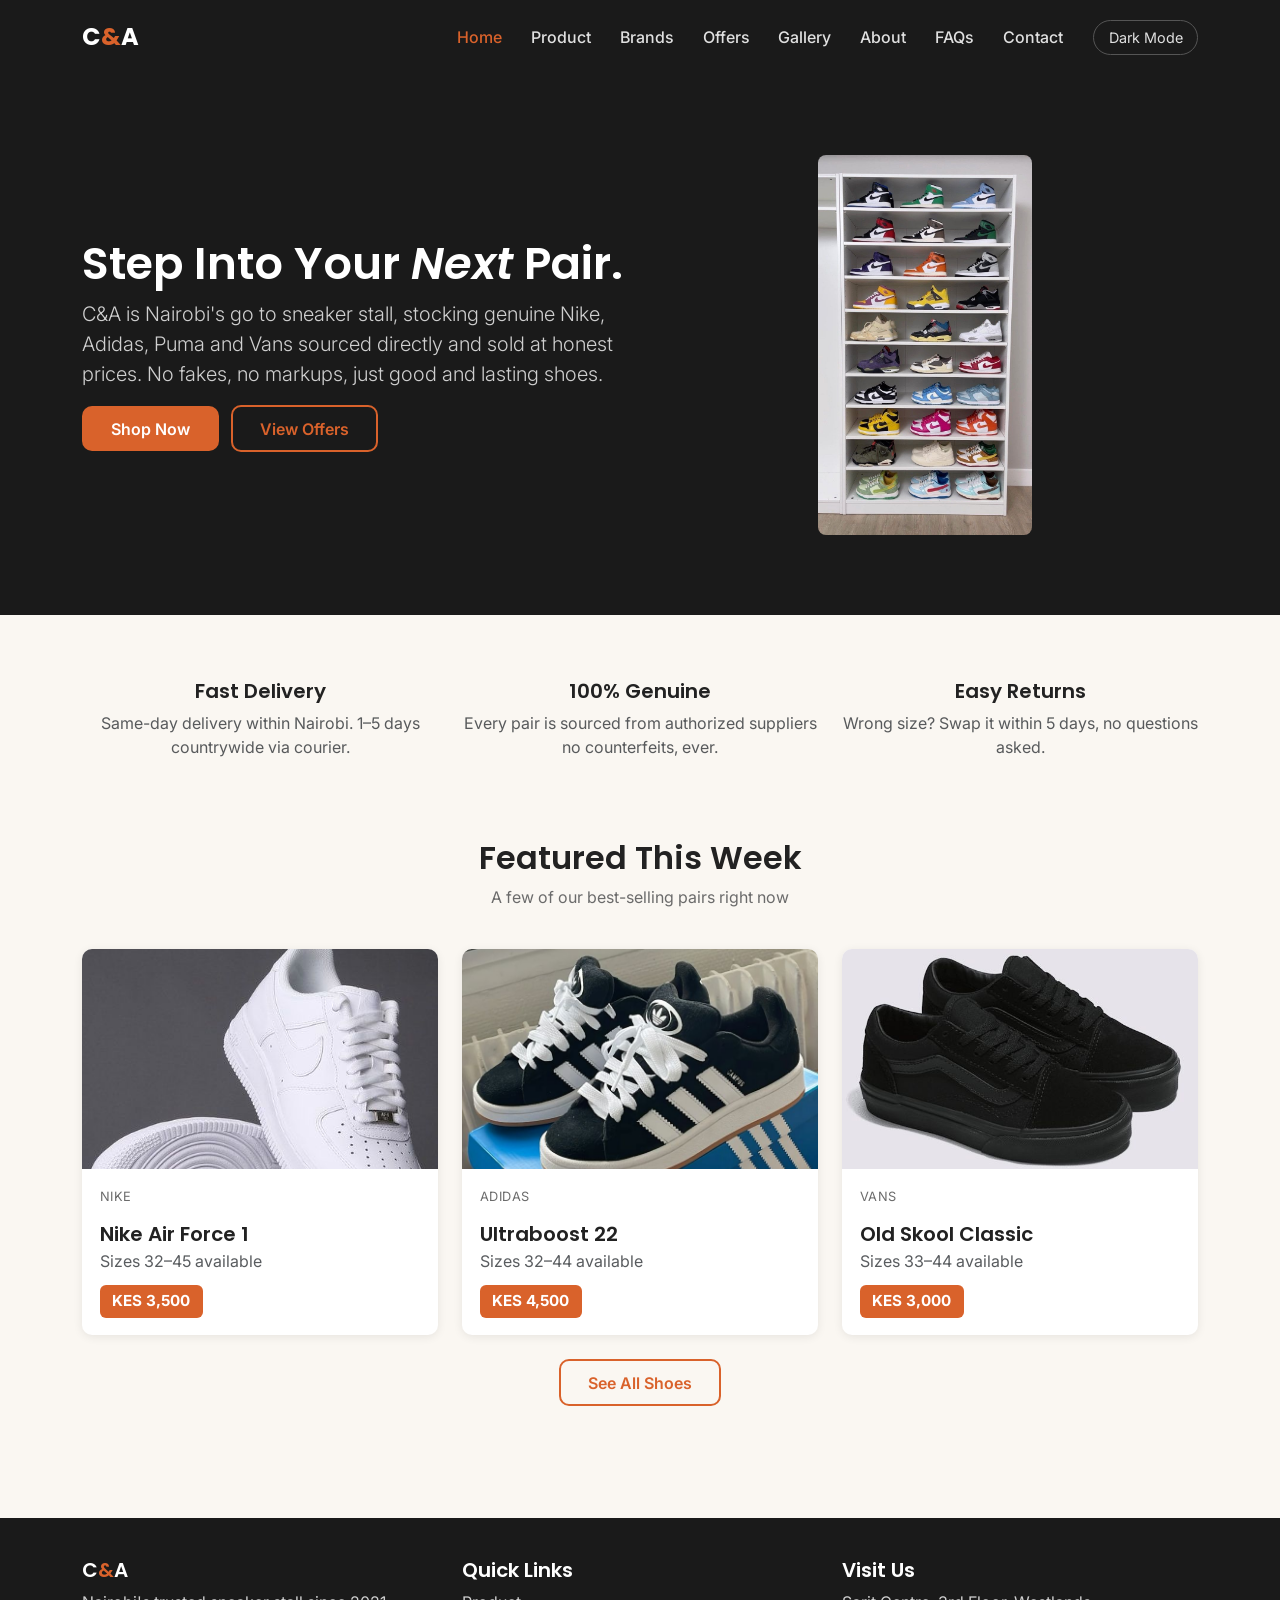
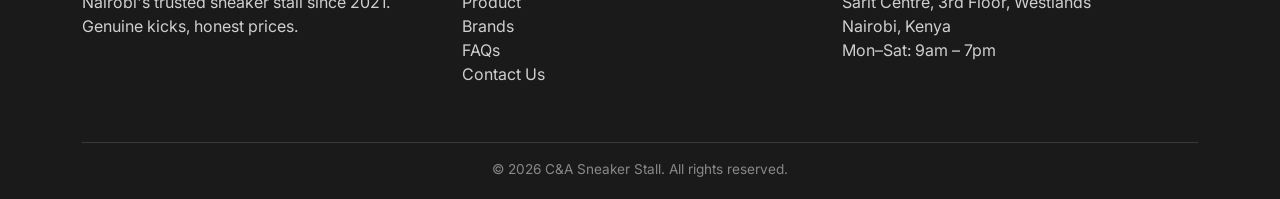
<file: index.html>
<!DOCTYPE html>
<html lang="en">
<head>
  <meta charset="UTF-8">
  <meta name="viewport" content="width=device-width, initial-scale=1.0">
  <meta name="description" content="C&A is a Nairobi-based sneaker stall offering genuine shoes at fair prices.">
  <title>C&amp;A | Nairobi's Sneaker Stall</title>
  <link href="https://cdn.jsdelivr.net/npm/bootstrap@5.3.3/dist/css/bootstrap.min.css" rel="stylesheet">
  <link rel="preconnect" href="https://fonts.googleapis.com">
  <link href="https://fonts.googleapis.com/css2?family=Inter:wght@400;500;600&family=Poppins:wght@600;700&display=swap" rel="stylesheet">
  <link rel="stylesheet" href="style.css">
</head>
<body>

  <a href="#main-content" class="visually-hidden-focusable">Skip to main content</a>

  <nav class="navbar navbar-expand-lg navbar-soleva navbar-dark sticky-top" role="navigation" aria-label="Main navigation">
    <div class="container">
      <a class="navbar-brand" href="index.html" aria-label="C&A Home">C<span>&amp;</span>A</a>
      <button class="navbar-toggler" type="button" data-bs-toggle="collapse" data-bs-target="#navMenu"
        aria-controls="navMenu" aria-expanded="false" aria-label="Toggle navigation">
        <span class="navbar-toggler-icon"></span>
      </button>
      <div class="collapse navbar-collapse" id="navMenu">
        <ul class="navbar-nav ms-auto align-items-lg-center">
          <li class="nav-item"><a class="nav-link active" href="index.html" aria-current="page">Home</a></li>
          <li class="nav-item"><a class="nav-link" href="product.html">Product</a></li>
          <li class="nav-item"><a class="nav-link" href="brands.html">Brands</a></li>
          <li class="nav-item"><a class="nav-link" href="offers.html">Offers</a></li>
          <li class="nav-item"><a class="nav-link" href="gallery.html">Gallery</a></li>
          <li class="nav-item"><a class="nav-link" href="about.html">About</a></li>
          <li class="nav-item"><a class="nav-link" href="faqs.html">FAQs</a></li>
          <li class="nav-item"><a class="nav-link" href="contact.html">Contact</a></li>
          <li class="nav-item ms-lg-3 mt-2 mt-lg-0">
            <button id="themeToggleBtn" class="theme-toggle-btn" aria-label="Toggle dark mode">Dark Mode</button>
          </li>
        </ul>
      </div>
    </div>
  </nav>

  <main id="main-content">
    <header class="hero" role="banner">
      <div class="container">
        <div class="row align-items-center">
          <div class="col-lg-6">
            <h1>Step Into Your <em>Next</em> Pair.</h1>
            <p class="lead">C&amp;A is Nairobi's go to sneaker stall, stocking genuine Nike, Adidas, Puma and Vans 
              sourced directly and sold at honest prices. No fakes, no markups, just good and lasting shoes.</p>
            <a href="product.html" class="btn btn-accent me-2">Shop Now</a>
            <a href="offers.html" class="btn btn-outline-accent">View Offers</a>
          </div>
          <div class="col-lg-6 mt-4 mt-lg-0 text-center">
            <img src="images/hero.jpg" alt="Pair of white Nike sneakers displayed at the C&amp;A stall"
              class="img-fluid rounded-3" style="max-height:380px; object-fit:cover;">
          </div>
        </div>
      </div>
    </header>

    <section class="section pb-0" aria-label="Key benefits">
      <div class="container">
        <div class="row text-center g-4">
          <div class="col-md-4">
            <h5>Fast Delivery</h5>
            <p class="text-muted">Same-day delivery within Nairobi. 1–5 days countrywide via courier.</p>
          </div>
          <div class="col-md-4">
            <h5>100% Genuine</h5>
            <p class="text-muted">Every pair is sourced from authorized suppliers no counterfeits, ever.</p>
          </div>
          <div class="col-md-4">
            <h5>Easy Returns</h5>
            <p class="text-muted">Wrong size? Swap it within 5 days, no questions asked.</p>
          </div>
        </div>
      </div>
    </section>

    <section class="section" aria-labelledby="featured-heading">
      <div class="container">
        <div class="section-title">
          <h2 id="featured-heading">Featured This Week</h2>
          <p>A few of our best-selling pairs right now</p>
        </div>
        <div class="row g-4">
          <div class="col-md-4">
            <article class="shoe-card">
              <img src="images/nike-airforce.jpg" alt="Nike Air Force 1 in white">
              <div class="shoe-card-body">
                <p class="shoe-brand-label">Nike</p>
                <h5>Nike Air Force 1</h5>
                <p class="text-muted mb-1">Sizes 32–45 available</p>
                <span class="price-tag">KES 3,500</span>
              </div>
            </article>
          </div>
          <div class="col-md-4">
            <article class="shoe-card">
              <img src="images/adidas.jpg" alt="Adidas Ultraboost 22 running shoe in black">
              <div class="shoe-card-body">
                <p class="shoe-brand-label">Adidas</p>
                <h5>Ultraboost 22</h5>
                <p class="text-muted mb-1">Sizes 32–44 available</p>
                <span class="price-tag">KES 4,500</span>
              </div>
            </article>
          </div>
          <div class="col-md-4">
            <article class="shoe-card">
              <img src="images/vans.jpg" alt="Classic Vans Old Skool in black and white">
              <div class="shoe-card-body">
                <p class="shoe-brand-label">Vans</p>
                <h5>Old Skool Classic</h5>
                <p class="text-muted mb-1">Sizes 33–44 available</p>
                <span class="price-tag">KES 3,000</span>
              </div>
            </article>
          </div>
        </div>
        <div class="text-center mt-4">
          <a href="product.html" class="btn btn-outline-accent">See All Shoes</a>
        </div>
      </div>
    </section>
  </main>

  <footer class="footer-soleva" role="contentinfo">
    <div class="container">
      <div class="row">
        <div class="col-md-4 mb-3">
          <h5>C<span style="color:var(--color-accent)">&amp;</span>A</h5>
          <p>Nairobi's trusted sneaker stall since 2021. Genuine kicks, honest prices.</p>
        </div>
        <div class="col-md-4 mb-3">
          <h5>Quick Links</h5>
          <ul class="list-unstyled">
            <li><a href="product.html">Product</a></li>
            <li><a href="brands.html">Brands</a></li>
            <li><a href="faqs.html">FAQs</a></li>
            <li><a href="contact.html">Contact Us</a></li>
          </ul>
        </div>
        <div class="col-md-4 mb-3">
          <h5>Visit Us</h5>
          <p>Sarit Centre, 3rd Floor, Westlands<br>Nairobi, Kenya<br>Mon–Sat: 9am – 7pm</p>
        </div>
      </div>
      <div class="footer-bottom">
        &copy; 2026 C&amp;A Sneaker Stall. All rights reserved.
      </div>
    </div>
  </footer>

  <button id="backToTop" aria-label="Back to top">&#8679;</button>

  <script src="https://cdn.jsdelivr.net/npm/bootstrap@5.3.3/dist/js/bootstrap.bundle.min.js"></script>
  <script src="script.js"></script>
</body>
</html>
</file>
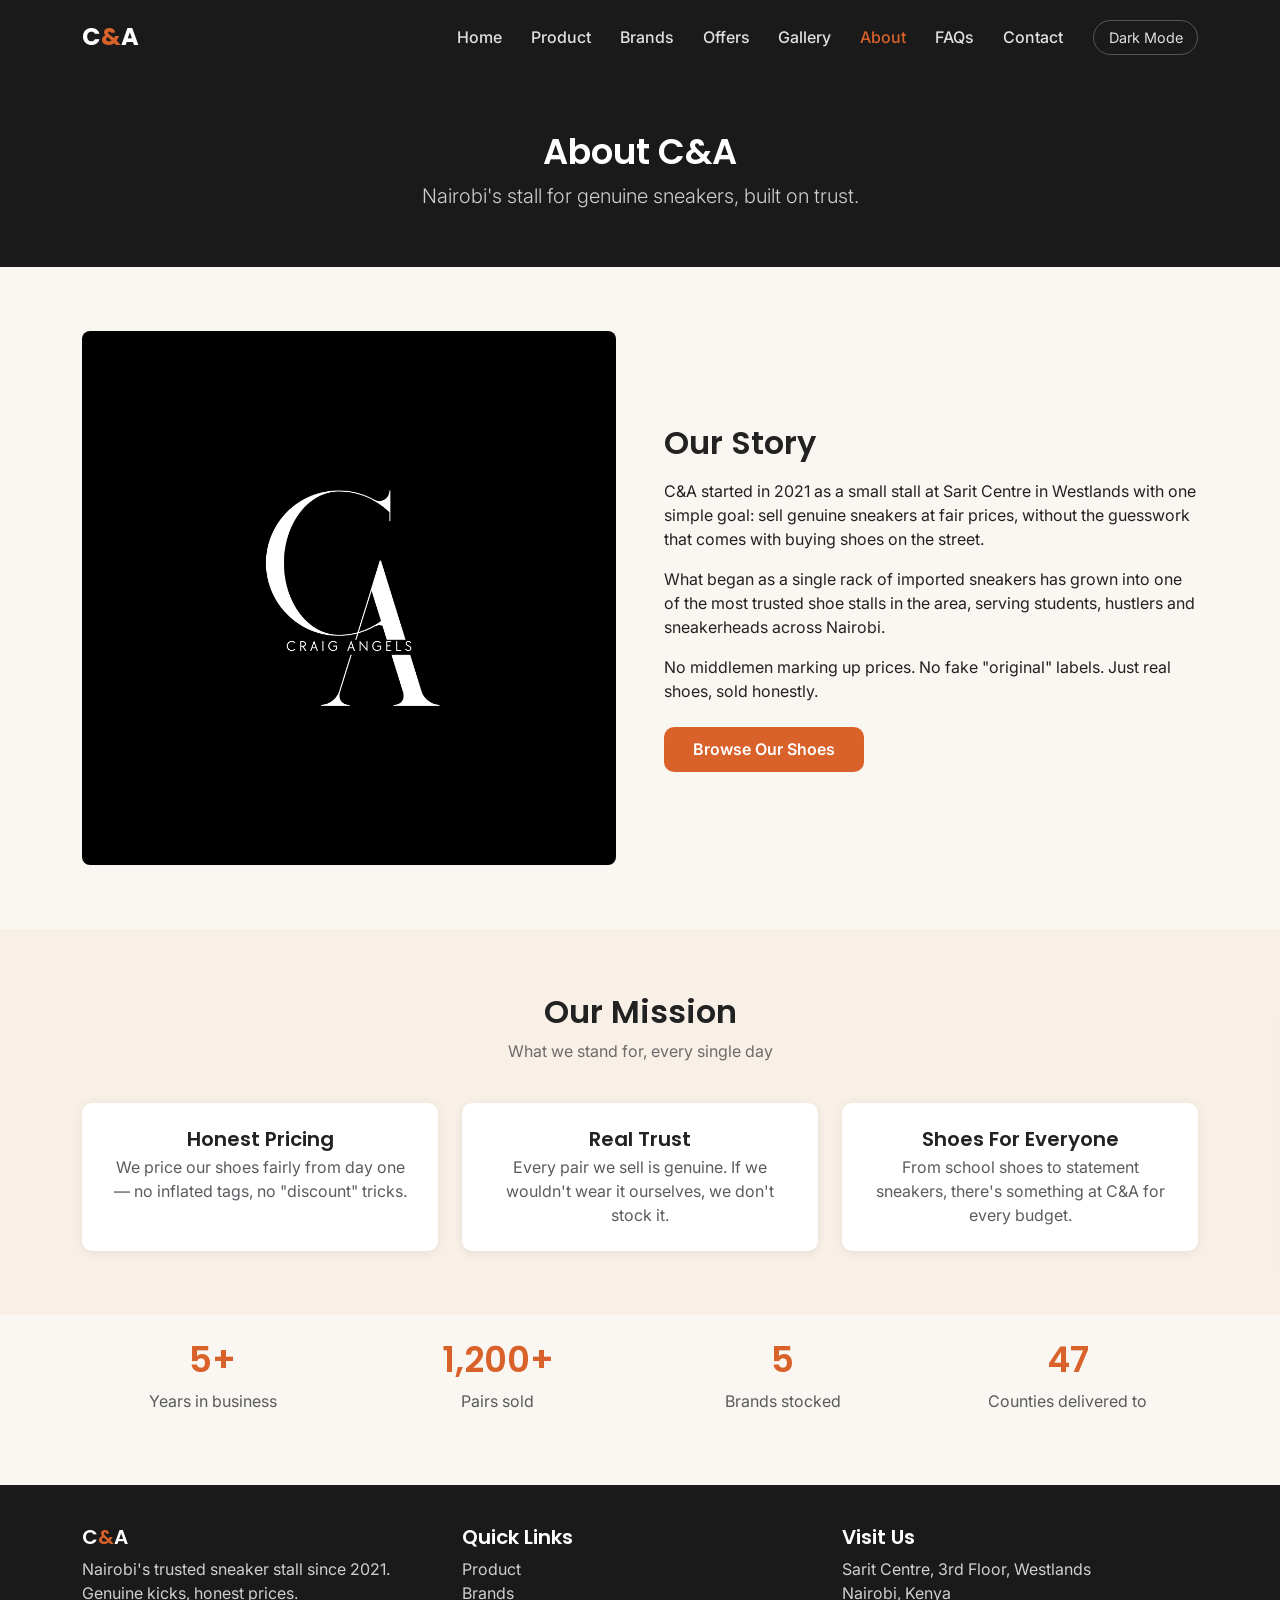
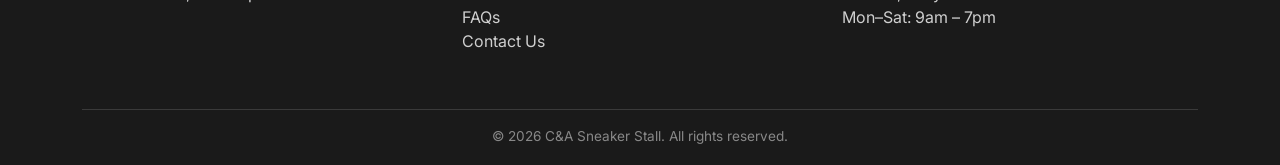
<file: about.html>
<!DOCTYPE html>
<html lang="en">
<head>
  <meta charset="UTF-8">
  <meta name="viewport" content="width=device-width, initial-scale=1.0">
  <meta name="description" content="About C&A sneaker stall — Nairobi's trusted source for genuine sneakers since 2021.">
  <title>C&amp;A | About Us</title>
  <link href="https://cdn.jsdelivr.net/npm/bootstrap@5.3.3/dist/css/bootstrap.min.css" rel="stylesheet">
  <link rel="preconnect" href="https://fonts.googleapis.com">
  <link href="https://fonts.googleapis.com/css2?family=Inter:wght@400;500;600&family=Poppins:wght@600;700&display=swap" rel="stylesheet">
  <link rel="stylesheet" href="style.css">
</head>
<body>

  <a href="#main-content" class="visually-hidden-focusable">Skip to main content</a>

  <nav class="navbar navbar-expand-lg navbar-soleva navbar-dark sticky-top" role="navigation" aria-label="Main navigation">
    <div class="container">
      <a class="navbar-brand" href="index.html" aria-label="C&A Home">C<span>&amp;</span>A</a>
      <button class="navbar-toggler" type="button" data-bs-toggle="collapse" data-bs-target="#navMenu"
        aria-controls="navMenu" aria-expanded="false" aria-label="Toggle navigation">
        <span class="navbar-toggler-icon"></span>
      </button>
      <div class="collapse navbar-collapse" id="navMenu">
        <ul class="navbar-nav ms-auto align-items-lg-center">
          <li class="nav-item"><a class="nav-link" href="index.html">Home</a></li>
          <li class="nav-item"><a class="nav-link" href="product.html">Product</a></li>
          <li class="nav-item"><a class="nav-link" href="brands.html">Brands</a></li>
          <li class="nav-item"><a class="nav-link" href="offers.html">Offers</a></li>
          <li class="nav-item"><a class="nav-link" href="gallery.html">Gallery</a></li>
          <li class="nav-item"><a class="nav-link active" href="about.html" aria-current="page">About</a></li>
          <li class="nav-item"><a class="nav-link" href="faqs.html">FAQs</a></li>
          <li class="nav-item"><a class="nav-link" href="contact.html">Contact</a></li>
          <li class="nav-item ms-lg-3 mt-2 mt-lg-0">
            <button id="themeToggleBtn" class="theme-toggle-btn" aria-label="Toggle dark mode">Dark Mode</button>
          </li>
        </ul>
      </div>
    </div>
  </nav>

  <main id="main-content">
    <header class="hero" style="padding: 3.5rem 0;">
      <div class="container text-center">
        <h1 style="font-size:2.2rem;">About C&amp;A</h1>
        <p class="lead mb-0">Nairobi's stall for genuine sneakers, built on trust.</p>
      </div>
    </header>

    <section class="section" aria-labelledby="story-heading">
      <div class="container">
        <div class="row align-items-center g-5">
          <div class="col-lg-6">
            <img src="images/logo.jpg.jpeg" alt="C&amp;A shoe stall at Sarit Centre Westlands" class="img-fluid rounded-3">
          </div>
          <div class="col-lg-6">
            <h2 id="story-heading" class="mb-3">Our Story</h2>
            <p>C&amp;A started in 2021 as a small stall at Sarit Centre in Westlands with one simple goal: sell genuine sneakers at fair prices, without the guesswork that comes with buying shoes on the street.</p>
            <p>What began as a single rack of imported sneakers has grown into one of the most trusted shoe stalls in the area, serving students, hustlers and sneakerheads across Nairobi.</p>
            <p>No middlemen marking up prices. No fake "original" labels. Just real shoes, sold honestly.</p>
            <a href="product.html" class="btn btn-accent mt-2">Browse Our Shoes</a>
          </div>
        </div>
      </div>
    </section>

    <section class="section" style="background-color: rgba(217,98,43,0.06);" aria-labelledby="mission-heading">
      <div class="container">
        <div class="section-title">
          <h2 id="mission-heading">Our Mission</h2>
          <p>What we stand for, every single day</p>
        </div>
        <div class="row g-4">
          <div class="col-md-4">
            <div class="shoe-card shoe-card-body text-center p-4">
              <h5>Honest Pricing</h5>
              <p class="text-muted mb-0">We price our shoes fairly from day one — no inflated tags, no "discount" tricks.</p>
            </div>
          </div>
          <div class="col-md-4">
            <div class="shoe-card shoe-card-body text-center p-4">
              <h5>Real Trust</h5>
              <p class="text-muted mb-0">Every pair we sell is genuine. If we wouldn't wear it ourselves, we don't stock it.</p>
            </div>
          </div>
          <div class="col-md-4">
            <div class="shoe-card shoe-card-body text-center p-4">
              <h5>Shoes For Everyone</h5>
              <p class="text-muted mb-0">From school shoes to statement sneakers, there's something at C&amp;A for every budget.</p>
            </div>
          </div>
        </div>
      </div>
    </section>

    <section class="section pb-4 pt-4" aria-label="Key statistics">
      <div class="container">
        <div class="row text-center g-4">
          <div class="col-6 col-md-3">
            <h3 style="color:var(--color-accent); font-size:2.2rem;">5+</h3>
            <p class="text-muted mb-0">Years in business</p>
          </div>
          <div class="col-6 col-md-3">
            <h3 style="color:var(--color-accent); font-size:2.2rem;">1,200+</h3>
            <p class="text-muted mb-0">Pairs sold</p>
          </div>
          <div class="col-6 col-md-3">
            <h3 style="color:var(--color-accent); font-size:2.2rem;">5</h3>
            <p class="text-muted mb-0">Brands stocked</p>
          </div>
          <div class="col-6 col-md-3">
            <h3 style="color:var(--color-accent); font-size:2.2rem;">47</h3>
            <p class="text-muted mb-0">Counties delivered to</p>
          </div>
        </div>
      </div>
    </section>
  </main>

  <footer class="footer-soleva" role="contentinfo">
    <div class="container">
      <div class="row">
        <div class="col-md-4 mb-3">
          <h5>C<span style="color:var(--color-accent)">&amp;</span>A</h5>
          <p>Nairobi's trusted sneaker stall since 2021. Genuine kicks, honest prices.</p>
        </div>
        <div class="col-md-4 mb-3">
          <h5>Quick Links</h5>
          <ul class="list-unstyled">
            <li><a href="product.html">Product</a></li>
            <li><a href="brands.html">Brands</a></li>
            <li><a href="faqs.html">FAQs</a></li>
            <li><a href="contact.html">Contact Us</a></li>
          </ul>
        </div>
        <div class="col-md-4 mb-3">
          <h5>Visit Us</h5>
          <p>Sarit Centre, 3rd Floor, Westlands<br>Nairobi, Kenya<br>Mon–Sat: 9am – 7pm</p>
        </div>
      </div>
      <div class="footer-bottom">
        &copy; 2026 C&amp;A Sneaker Stall. All rights reserved.
      </div>
    </div>
  </footer>

  <button id="backToTop" aria-label="Back to top">&#8679;</button>
  <script src="https://cdn.jsdelivr.net/npm/bootstrap@5.3.3/dist/js/bootstrap.bundle.min.js"></script>
  <script src="script.js"></script>
</body>
</html>
</file>
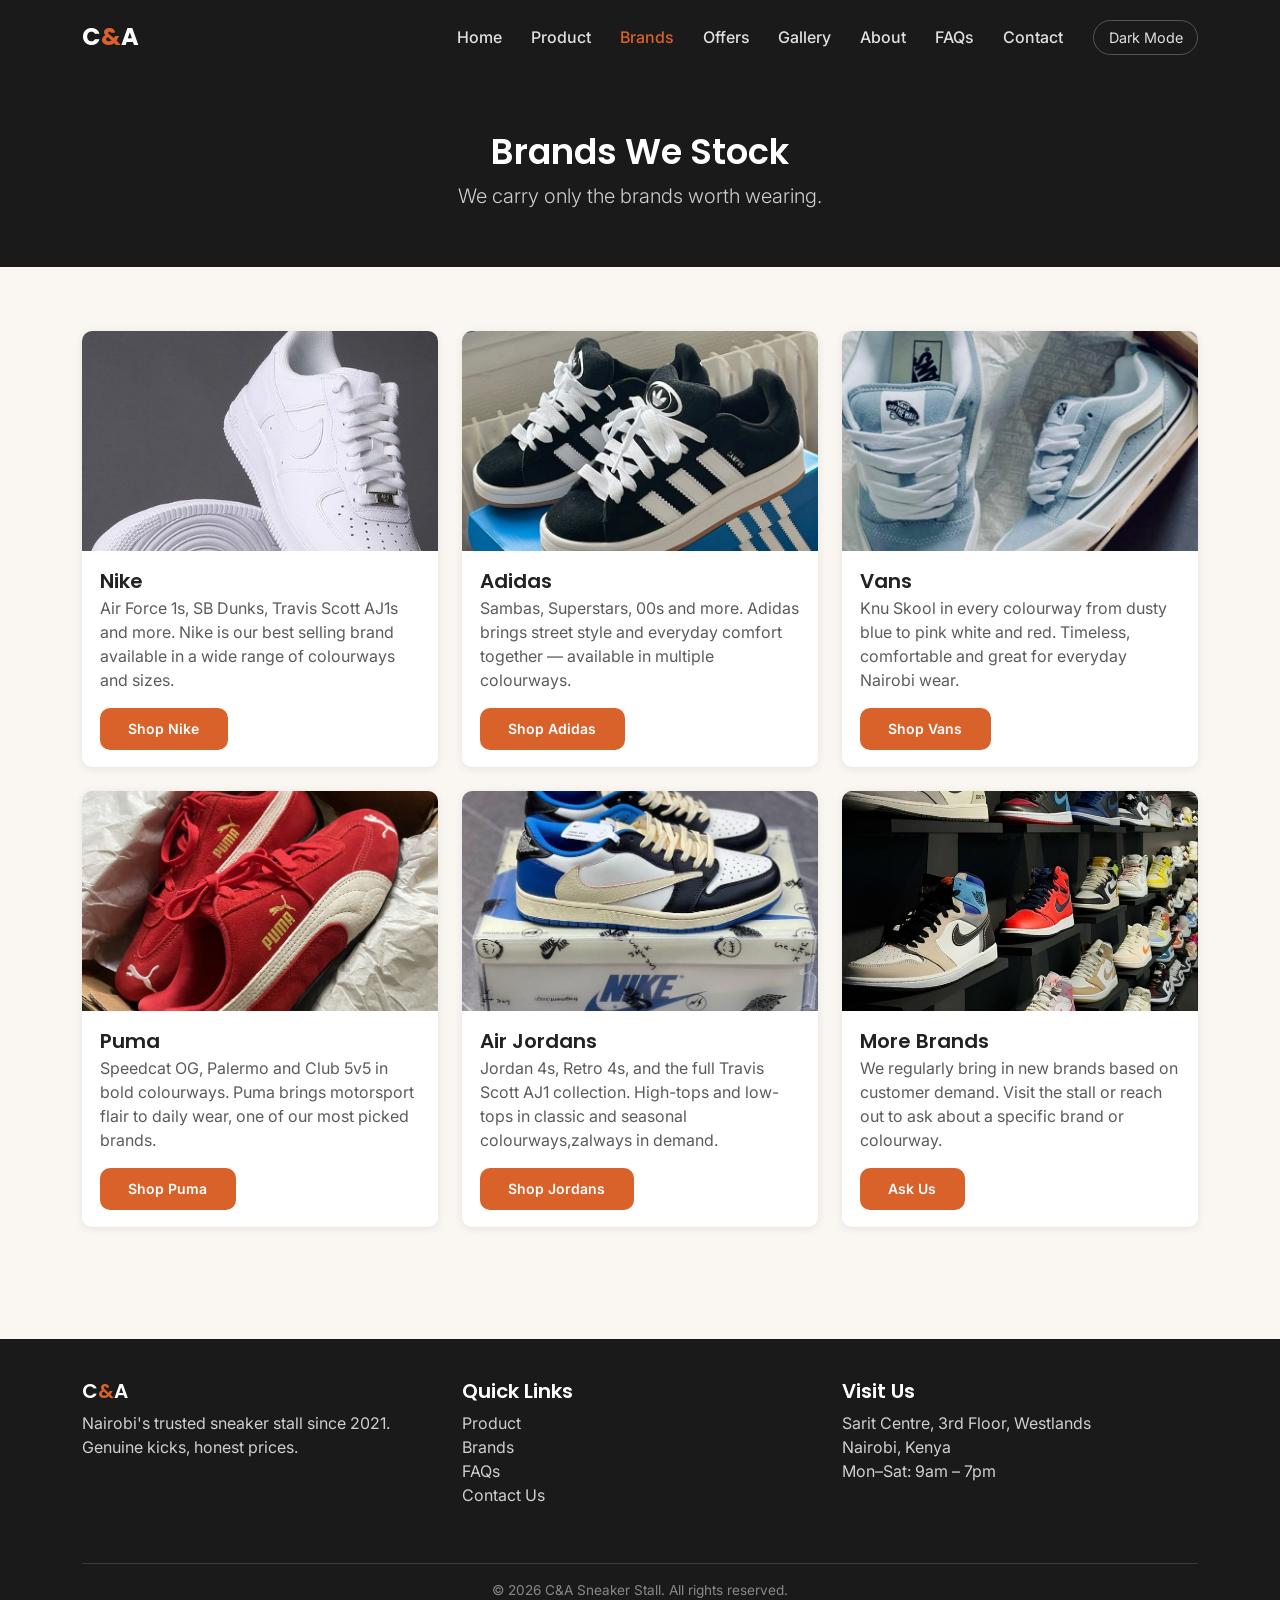
<file: brands.html>
<!DOCTYPE html>
<html lang="en">
<head>
  <meta charset="UTF-8">
  <meta name="viewport" content="width=device-width, initial-scale=1.0">
  <meta name="description" content="Brands stocked at C&A sneaker stall Nairobi — Nike, Adidas, Vans, Puma and more.">
  <title>C&amp;A | Brands</title>
  <link href="https://cdn.jsdelivr.net/npm/bootstrap@5.3.3/dist/css/bootstrap.min.css" rel="stylesheet">
  <link rel="preconnect" href="https://fonts.googleapis.com">
  <link href="https://fonts.googleapis.com/css2?family=Inter:wght@400;500;600&family=Poppins:wght@600;700&display=swap" rel="stylesheet">
  <link rel="stylesheet" href="style.css">
</head>
<body>

  <a href="#main-content" class="visually-hidden-focusable">Skip to main content</a>

  <nav class="navbar navbar-expand-lg navbar-soleva navbar-dark sticky-top" role="navigation" aria-label="Main navigation">
    <div class="container">
      <a class="navbar-brand" href="index.html" aria-label="C&A Home">C<span>&amp;</span>A</a>
      <button class="navbar-toggler" type="button" data-bs-toggle="collapse" data-bs-target="#navMenu"
        aria-controls="navMenu" aria-expanded="false" aria-label="Toggle navigation">
        <span class="navbar-toggler-icon"></span>
      </button>
      <div class="collapse navbar-collapse" id="navMenu">
        <ul class="navbar-nav ms-auto align-items-lg-center">
          <li class="nav-item"><a class="nav-link" href="index.html">Home</a></li>
          <li class="nav-item"><a class="nav-link" href="product.html">Product</a></li>
          <li class="nav-item"><a class="nav-link active" href="brands.html" aria-current="page">Brands</a></li>
          <li class="nav-item"><a class="nav-link" href="offers.html">Offers</a></li>
          <li class="nav-item"><a class="nav-link" href="gallery.html">Gallery</a></li>
          <li class="nav-item"><a class="nav-link" href="about.html">About</a></li>
          <li class="nav-item"><a class="nav-link" href="faqs.html">FAQs</a></li>
          <li class="nav-item"><a class="nav-link" href="contact.html">Contact</a></li>
          <li class="nav-item ms-lg-3 mt-2 mt-lg-0">
            <button id="themeToggleBtn" class="theme-toggle-btn" aria-label="Toggle dark mode">Dark Mode</button>
          </li>
        </ul>
      </div>
    </div>
  </nav>

  <main id="main-content">
    <header class="hero" style="padding: 3.5rem 0;">
      <div class="container text-center">
        <h1 style="font-size:2.2rem;">Brands We Stock</h1>
        <p class="lead mb-0">We carry only the brands worth wearing.</p>
      </div>
    </header>

    <section class="section" aria-labelledby="brands-heading">
      <div class="container">
        <h2 id="brands-heading" class="visually-hidden">Brand List</h2>
        <div class="row g-4">

          <div class="col-md-4">
            <article class="shoe-card">
              <img src="images/nike-airforce.jpg" alt="Nike Air Force 1 at C&A" loading="lazy">
              <div class="shoe-card-body">
                <h5>Nike</h5>
                <p class="text-muted">Air Force 1s, SB Dunks, Travis Scott AJ1s and more. Nike is our best selling brand available in a wide range of colourways and sizes.</p>
                <a href="product.html" class="btn btn-accent btn-sm"
                  data-bs-toggle="tooltip" data-bs-placement="top" title="View all Nike shoes">
                  Shop Nike
                </a>
              </div>
            </article>
          </div>

          <div class="col-md-4">
            <article class="shoe-card">
              <img src="images/adidas.jpg" alt="Adidas Sambas at C&A" loading="lazy">
              <div class="shoe-card-body">
                <h5>Adidas</h5>
                <p class="text-muted">Sambas, Superstars, 00s and more. Adidas brings street style and everyday comfort together — available in multiple colourways.</p>
                <a href="product.html" class="btn btn-accent btn-sm"
                  data-bs-toggle="tooltip" data-bs-placement="top" title="View all Adidas shoes">
                  Shop Adidas
                </a>
              </div>
            </article>
          </div>

          <div class="col-md-4">
            <article class="shoe-card">
              <img src="images/Baby bluewhite knu skool vans .jpg" alt="Vans Knu Skool at C&A" loading="lazy">
              <div class="shoe-card-body">
                <h5>Vans</h5>
                <p class="text-muted">Knu Skool in every colourway  from dusty blue to pink white and red. Timeless, comfortable and great for everyday Nairobi wear.</p>
                <a href="product.html" class="btn btn-accent btn-sm"
                  data-bs-toggle="tooltip" data-bs-placement="top" title="View all Vans shoes">
                  Shop Vans
                </a>
              </div>
            </article>
          </div>

          <div class="col-md-4">
            <article class="shoe-card">
              <img src="images/Puma speedcat Red.jpg" alt="Puma Speedcat Red at C&A" loading="lazy">
              <div class="shoe-card-body">
                <h5>Puma</h5>
                <p class="text-muted">Speedcat OG, Palermo and Club 5v5 in bold colourways. Puma brings motorsport flair to daily wear, one of our most picked brands.</p>
                <a href="product.html" class="btn btn-accent btn-sm"
                  data-bs-toggle="tooltip" data-bs-placement="top" title="View all Puma shoes">
                  Shop Puma
                </a>
              </div>
            </article>
          </div>

          <div class="col-md-4">
            <article class="shoe-card">
              <img src="images/Travis AJ1 Military blue.jpg" alt="Travis Scott AJ1 Military Blue at C&A" loading="lazy">
              <div class="shoe-card-body">
                <h5>Air Jordans</h5>
                <p class="text-muted">Jordan 4s, Retro 4s, and the full Travis Scott AJ1 collection. High-tops and low-tops in classic and seasonal colourways,zalways in demand.</p>
                <a href="product.html" class="btn btn-accent btn-sm"
                  data-bs-toggle="tooltip" data-bs-placement="top" title="View all Jordan shoes">
                  Shop Jordans
                </a>
              </div>
            </article>
          </div>

          <div class="col-md-4">
            <article class="shoe-card">
              <img src="images/more.jpg" alt="More brands available at C&A" loading="lazy">
              <div class="shoe-card-body">
                <h5>More Brands</h5>
                <p class="text-muted">We regularly bring in new brands based on customer demand. Visit the stall or reach out to ask about a specific brand or colourway.</p>
                <a href="contact.html" class="btn btn-accent btn-sm"
                  data-bs-toggle="tooltip" data-bs-placement="top" title="Ask us about a specific brand">
                  Ask Us
                </a>
              </div>
            </article>
          </div>

        </div>
      </div>
    </section>
  </main>

  <footer class="footer-soleva" role="contentinfo">
    <div class="container">
      <div class="row">
        <div class="col-md-4 mb-3">
          <h5>C<span style="color:var(--color-accent)">&amp;</span>A</h5>
          <p>Nairobi's trusted sneaker stall since 2021. Genuine kicks, honest prices.</p>
        </div>
        <div class="col-md-4 mb-3">
          <h5>Quick Links</h5>
          <ul class="list-unstyled">
            <li><a href="product.html">Product</a></li>
            <li><a href="brands.html">Brands</a></li>
            <li><a href="faqs.html">FAQs</a></li>
            <li><a href="contact.html">Contact Us</a></li>
          </ul>
        </div>
        <div class="col-md-4 mb-3">
          <h5>Visit Us</h5>
          <p>Sarit Centre, 3rd Floor, Westlands<br>Nairobi, Kenya<br>Mon–Sat: 9am – 7pm</p>
        </div>
      </div>
      <div class="footer-bottom">
        &copy; 2026 C&amp;A Sneaker Stall. All rights reserved.
      </div>
    </div>
  </footer>

  <button id="backToTop" aria-label="Back to top">&#8679;</button>
  <script src="https://cdn.jsdelivr.net/npm/bootstrap@5.3.3/dist/js/bootstrap.bundle.min.js"></script>
  <script src="script.js"></script>
</body>
</html>
</file>
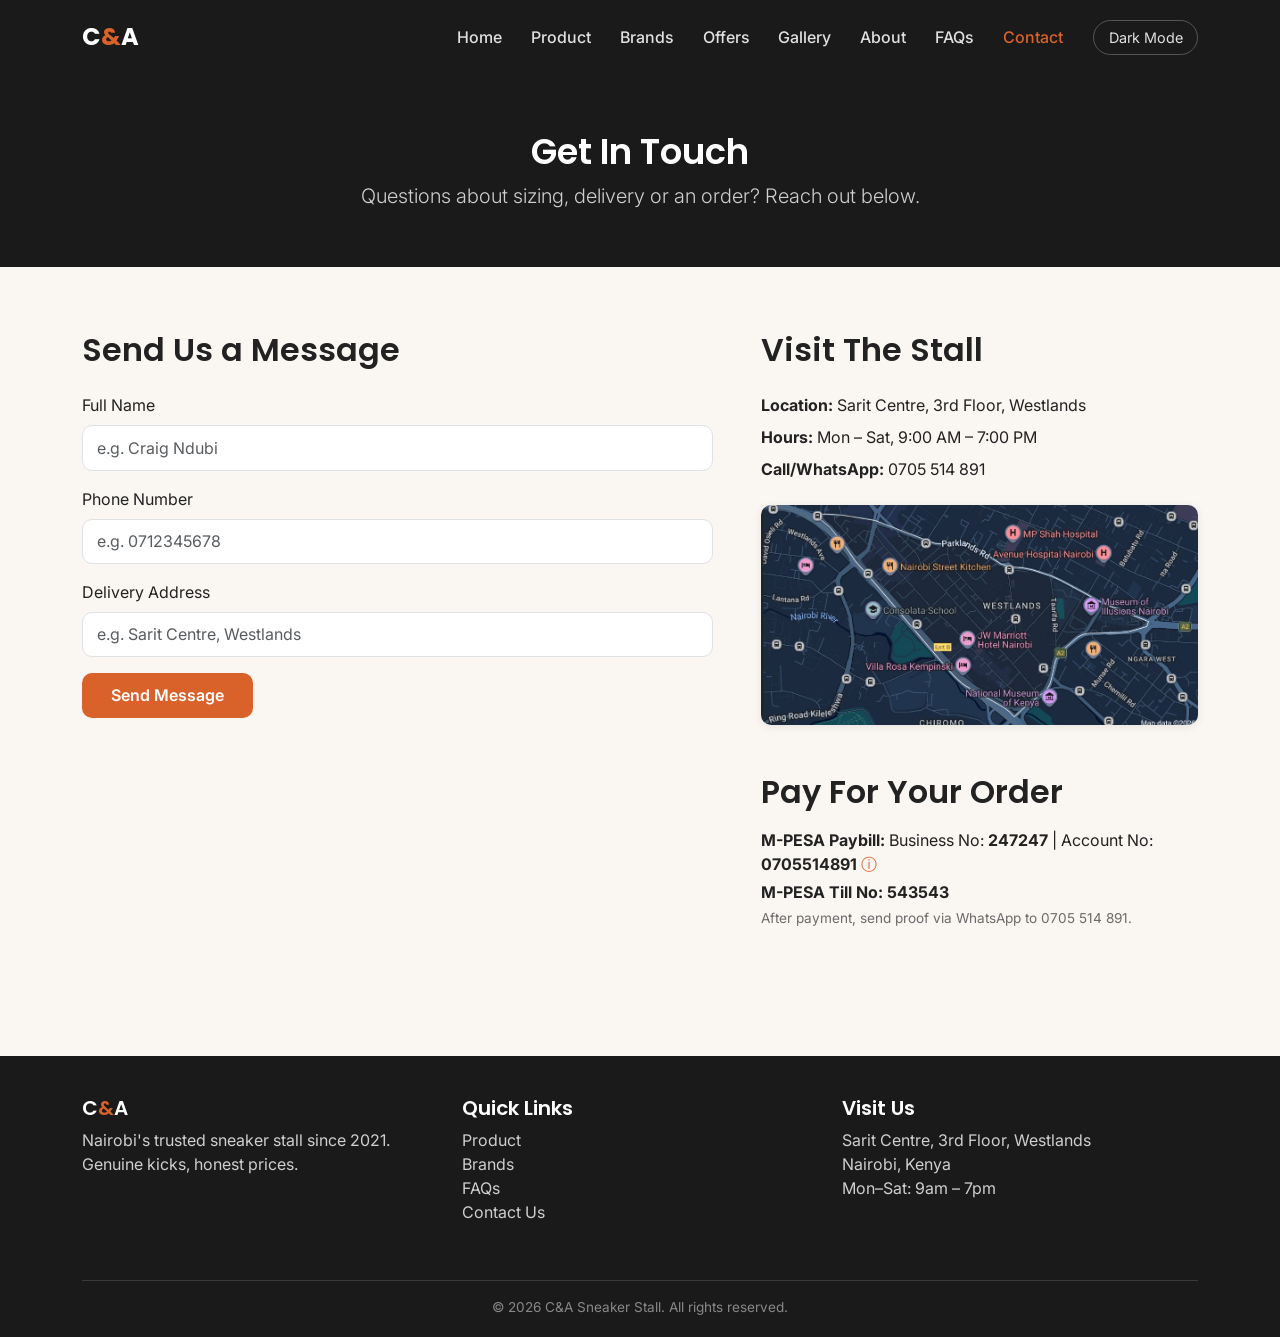
<file: contact.html>
<!DOCTYPE html>
<html lang="en">
<head>
  <meta charset="UTF-8">
  <meta name="viewport" content="width=device-width, initial-scale=1.0">
  <meta name="description" content="Contact C&A sneaker stall Nairobi — ask about sizing, delivery or place an order.">
  <title>C&amp;A | Contact Us</title>
  <link href="https://cdn.jsdelivr.net/npm/bootstrap@5.3.3/dist/css/bootstrap.min.css" rel="stylesheet">
  <link rel="preconnect" href="https://fonts.googleapis.com">
  <link href="https://fonts.googleapis.com/css2?family=Inter:wght@400;500;600&family=Poppins:wght@600;700&display=swap" rel="stylesheet">
  <link rel="stylesheet" href="style.css">
</head>
<body>

  <a href="#main-content" class="visually-hidden-focusable">Skip to main content</a>

  <nav class="navbar navbar-expand-lg navbar-soleva navbar-dark sticky-top" role="navigation" aria-label="Main navigation">
    <div class="container">
      <a class="navbar-brand" href="index.html" aria-label="C&A Home">C<span>&amp;</span>A</a>
      <button class="navbar-toggler" type="button" data-bs-toggle="collapse" data-bs-target="#navMenu"
        aria-controls="navMenu" aria-expanded="false" aria-label="Toggle navigation">
        <span class="navbar-toggler-icon"></span>
      </button>
      <div class="collapse navbar-collapse" id="navMenu">
        <ul class="navbar-nav ms-auto align-items-lg-center">
          <li class="nav-item"><a class="nav-link" href="index.html">Home</a></li>
          <li class="nav-item"><a class="nav-link" href="product.html">Product</a></li>
          <li class="nav-item"><a class="nav-link" href="brands.html">Brands</a></li>
          <li class="nav-item"><a class="nav-link" href="offers.html">Offers</a></li>
          <li class="nav-item"><a class="nav-link" href="gallery.html">Gallery</a></li>
          <li class="nav-item"><a class="nav-link" href="about.html">About</a></li>
          <li class="nav-item"><a class="nav-link" href="faqs.html">FAQs</a></li>
          <li class="nav-item"><a class="nav-link active" href="contact.html" aria-current="page">Contact</a></li>
          <li class="nav-item ms-lg-3 mt-2 mt-lg-0">
            <button id="themeToggleBtn" class="theme-toggle-btn" aria-label="Toggle dark mode">Dark Mode</button>
          </li>
        </ul>
      </div>
    </div>
  </nav>

  <main id="main-content">
    <header class="hero" style="padding: 3.5rem 0;">
      <div class="container text-center">
        <h1 style="font-size:2.2rem;">Get In Touch</h1>
        <p class="lead mb-0">Questions about sizing, delivery or an order? Reach out below.</p>
      </div>
    </header>

    <section class="section" aria-labelledby="contact-heading">
      <div class="container">
        <div class="row g-5">
          <div class="col-lg-7">
            <h2 id="contact-heading" class="mb-4">Send Us a Message</h2>
            <form id="contactForm" class="contact-form" novalidate aria-label="Contact form">
              <div class="mb-3">
                <label for="nameInput" class="form-label">Full Name</label>
                <input type="text" class="form-control" id="nameInput"
                  placeholder="e.g. Craig Ndubi"
                  aria-required="true" aria-describedby="nameError">
                <div class="error-message" id="nameError" role="alert">Please enter your name.</div>
              </div>
              <div class="mb-3">
                <label for="phoneInput" class="form-label">Phone Number</label>
                <input type="tel" class="form-control" id="phoneInput"
                  placeholder="e.g. 0712345678"
                  aria-required="true" aria-describedby="phoneError"
                  data-bs-toggle="tooltip" data-bs-placement="right"
                  title="Enter a Kenyan number starting with 07 or +2547">
                <div class="error-message" id="phoneError" role="alert">Please enter a valid Kenyan number (e.g. 0712345678).</div>
              </div>
              <div class="mb-3">
                <label for="addressInput" class="form-label">Delivery Address</label>
                <input type="text" class="form-control" id="addressInput"
                  placeholder="e.g. Sarit Centre, Westlands"
                  aria-required="true" aria-describedby="addressError">
                <div class="error-message" id="addressError" role="alert">Please enter your delivery address.</div>
              </div>
              <button type="submit" class="btn btn-accent">Send Message</button>
              <div class="form-success-message" id="formSuccessMessage" role="status" aria-live="polite">
                Thanks! Your message has been received, we'll get back to you shortly.
              </div>
            </form>
          </div>

          <div class="col-lg-5">
            <h2 class="mb-4">Visit The Stall</h2>
            <p class="mb-2"><strong>Location:</strong> Sarit Centre, 3rd Floor, Westlands</p>
            <p class="mb-2"><strong>Hours:</strong> Mon – Sat, 9:00 AM – 7:00 PM</p>
            <p class="mb-4"><strong>Call/WhatsApp:</strong> 0705 514 891</p>
            <div class="shoe-card" style="height:220px; display:flex; align-items:center; justify-content:center;">
              <img src="images/maps.jpg" alt="Map showing C&amp;A stall location at Sarit Centre Westlands"
                style="width:100%; height:100%; object-fit:cover;">
            </div>
            <h2 class="mt-5 mb-3">Pay For Your Order</h2>
            <p class="mb-1">
              <strong>M-PESA Paybill:</strong> Business No: <strong>247247</strong> | Account No: <strong>0705514891</strong>
              <span data-bs-toggle="tooltip" data-bs-placement="right"
                title="Use your phone number as the account number"
                style="cursor:help; color:var(--color-accent);">&#9432;</span>
            </p>
            <p class="mb-1"><strong>M-PESA Till No:</strong> <strong>543543</strong></p>
            <p style="font-size:0.85rem; color:var(--color-text-muted);">
              After payment, send proof via WhatsApp to 0705 514 891.
            </p>
          </div>
        </div>
      </div>
    </section>
  </main>

  <footer class="footer-soleva" role="contentinfo">
    <div class="container">
      <div class="row">
        <div class="col-md-4 mb-3">
          <h5>C<span style="color:var(--color-accent)">&amp;</span>A</h5>
          <p>Nairobi's trusted sneaker stall since 2021. Genuine kicks, honest prices.</p>
        </div>
        <div class="col-md-4 mb-3">
          <h5>Quick Links</h5>
          <ul class="list-unstyled">
            <li><a href="product.html">Product</a></li>
            <li><a href="brands.html">Brands</a></li>
            <li><a href="faqs.html">FAQs</a></li>
            <li><a href="contact.html">Contact Us</a></li>
          </ul>
        </div>
        <div class="col-md-4 mb-3">
          <h5>Visit Us</h5>
          <p>Sarit Centre, 3rd Floor, Westlands<br>Nairobi, Kenya<br>Mon–Sat: 9am – 7pm</p>
        </div>
      </div>
      <div class="footer-bottom">
        &copy; 2026 C&amp;A Sneaker Stall. All rights reserved.
      </div>
    </div>
  </footer>

  <button id="backToTop" aria-label="Back to top">&#8679;</button>
  <script src="https://cdn.jsdelivr.net/npm/bootstrap@5.3.3/dist/js/bootstrap.bundle.min.js"></script>
  <script src="script.js"></script>
</body>
</html>
</file>
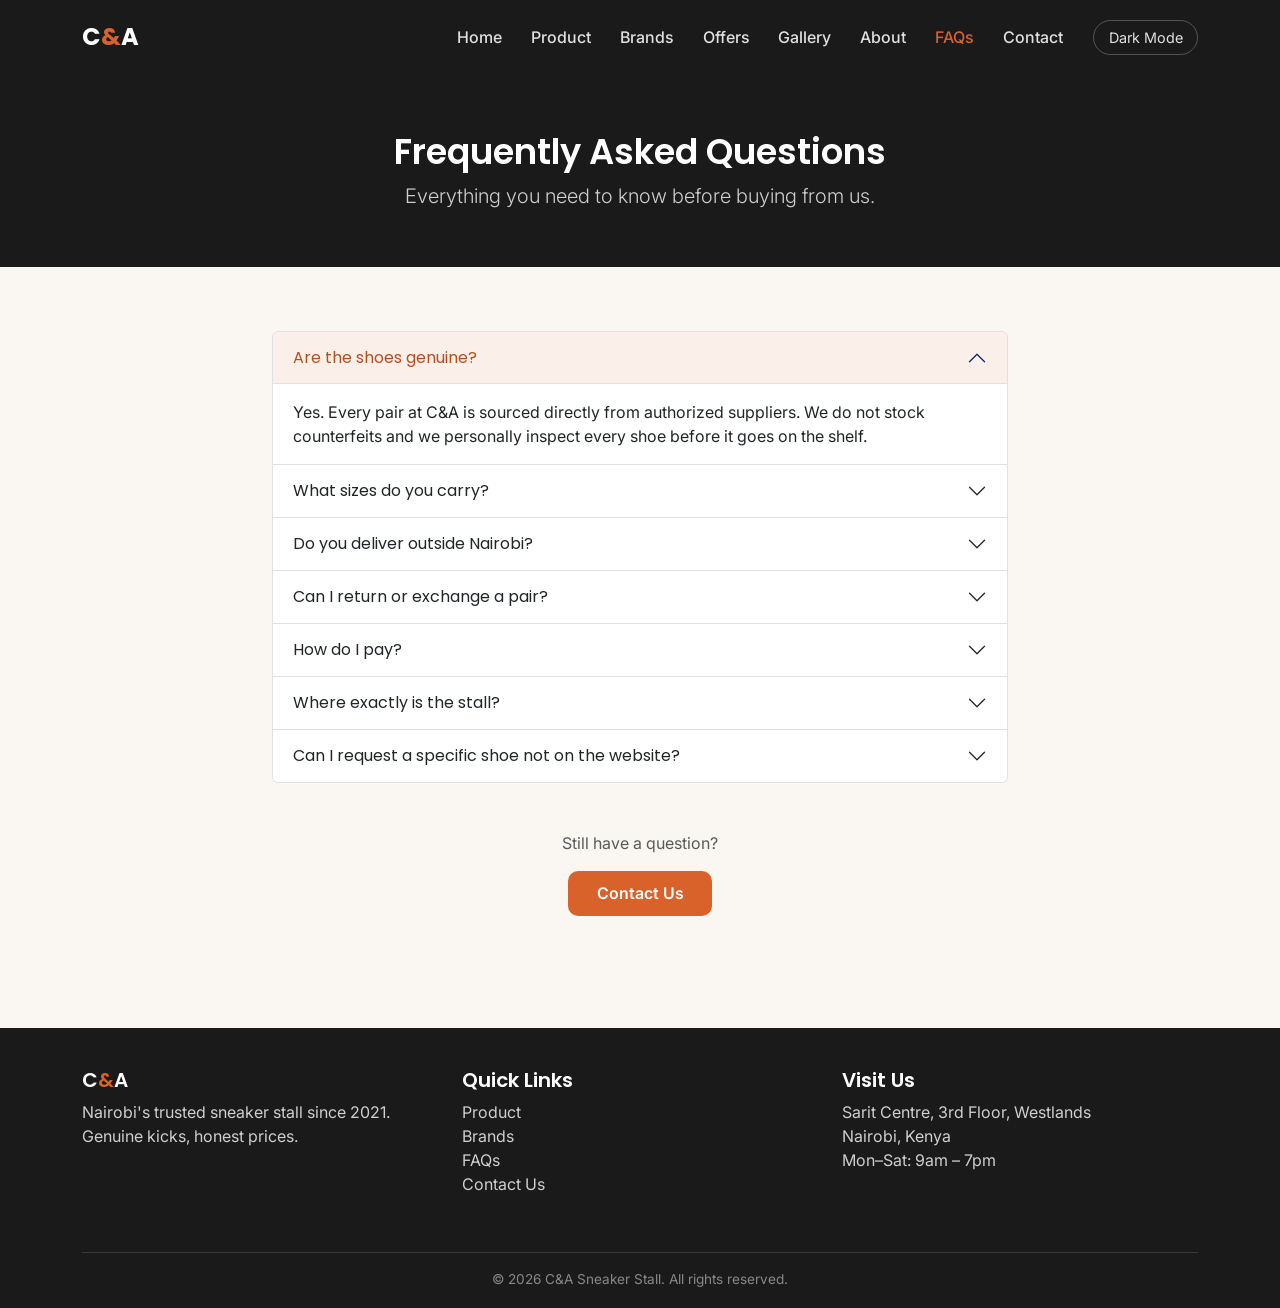
<file: faqs.html>
<!DOCTYPE html>
<html lang="en">
<head>
  <meta charset="UTF-8">
  <meta name="viewport" content="width=device-width, initial-scale=1.0">
  <meta name="description" content="Frequently asked questions about C&A sneaker stall Nairobi — sizing, delivery, returns and more.">
  <title>C&amp;A | FAQs</title>
  <link href="https://cdn.jsdelivr.net/npm/bootstrap@5.3.3/dist/css/bootstrap.min.css" rel="stylesheet">
  <link rel="preconnect" href="https://fonts.googleapis.com">
  <link href="https://fonts.googleapis.com/css2?family=Inter:wght@400;500;600&family=Poppins:wght@600;700&display=swap" rel="stylesheet">
  <link rel="stylesheet" href="style.css">
</head>
<body>

  <a href="#main-content" class="visually-hidden-focusable">Skip to main content</a>

  <nav class="navbar navbar-expand-lg navbar-soleva navbar-dark sticky-top" role="navigation" aria-label="Main navigation">
    <div class="container">
      <a class="navbar-brand" href="index.html" aria-label="C&A Home">C<span>&amp;</span>A</a>
      <button class="navbar-toggler" type="button" data-bs-toggle="collapse" data-bs-target="#navMenu"
        aria-controls="navMenu" aria-expanded="false" aria-label="Toggle navigation">
        <span class="navbar-toggler-icon"></span>
      </button>
      <div class="collapse navbar-collapse" id="navMenu">
        <ul class="navbar-nav ms-auto align-items-lg-center">
          <li class="nav-item"><a class="nav-link" href="index.html">Home</a></li>
          <li class="nav-item"><a class="nav-link" href="product.html">Product</a></li>
          <li class="nav-item"><a class="nav-link" href="brands.html">Brands</a></li>
          <li class="nav-item"><a class="nav-link" href="offers.html">Offers</a></li>
          <li class="nav-item"><a class="nav-link" href="gallery.html">Gallery</a></li>
          <li class="nav-item"><a class="nav-link" href="about.html">About</a></li>
          <li class="nav-item"><a class="nav-link active" href="faqs.html" aria-current="page">FAQs</a></li>
          <li class="nav-item"><a class="nav-link" href="contact.html">Contact</a></li>
          <li class="nav-item ms-lg-3 mt-2 mt-lg-0">
            <button id="themeToggleBtn" class="theme-toggle-btn" aria-label="Toggle dark mode">Dark Mode</button>
          </li>
        </ul>
      </div>
    </div>
  </nav>

  <main id="main-content">
    <header class="hero" style="padding: 3.5rem 0;">
      <div class="container text-center">
        <h1 style="font-size:2.2rem;">Frequently Asked Questions</h1>
        <p class="lead mb-0">Everything you need to know before buying from us.</p>
      </div>
    </header>

    <section class="section" aria-labelledby="faq-heading">
      <div class="container">
        <div class="row justify-content-center">
          <div class="col-lg-8">
            <h2 id="faq-heading" class="visually-hidden">FAQ List</h2>
            <div class="accordion" id="faqAccordion">

              <div class="accordion-item">
                <h2 class="accordion-header" id="head1">
                  <button class="accordion-button" type="button" data-bs-toggle="collapse"
                    data-bs-target="#faq1" aria-expanded="true" aria-controls="faq1">
                    Are the shoes genuine?
                  </button>
                </h2>
                <div id="faq1" class="accordion-collapse collapse show" aria-labelledby="head1" data-bs-parent="#faqAccordion">
                  <div class="accordion-body">
                    Yes. Every pair at C&amp;A is sourced directly from authorized suppliers. We do not stock counterfeits and we personally inspect every shoe before it goes on the shelf.
                  </div>
                </div>
              </div>

              <div class="accordion-item">
                <h2 class="accordion-header" id="head2">
                  <button class="accordion-button collapsed" type="button" data-bs-toggle="collapse"
                    data-bs-target="#faq2" aria-expanded="false" aria-controls="faq2">
                    What sizes do you carry?
                  </button>
                </h2>
                <div id="faq2" class="accordion-collapse collapse" aria-labelledby="head2" data-bs-parent="#faqAccordion">
                  <div class="accordion-body">
                    We stock sizes 32 to 46 depending on the brand and model. If your size is not available on the shelf, contact us and we can source it for you within 3–5 days.
                  </div>
                </div>
              </div>

              <div class="accordion-item">
                <h2 class="accordion-header" id="head3">
                  <button class="accordion-button collapsed" type="button" data-bs-toggle="collapse"
                    data-bs-target="#faq3" aria-expanded="false" aria-controls="faq3">
                    Do you deliver outside Nairobi?
                  </button>
                </h2>
                <div id="faq3" class="accordion-collapse collapse" aria-labelledby="head3" data-bs-parent="#faqAccordion">
                  <div class="accordion-body">
                    Yes. We deliver countrywide via courier. Same-day delivery within Nairobi is available for orders placed before 12pm. Upcountry orders take 1–5 business days depending on location.
                  </div>
                </div>
              </div>

              <div class="accordion-item">
                <h2 class="accordion-header" id="head4">
                  <button class="accordion-button collapsed" type="button" data-bs-toggle="collapse"
                    data-bs-target="#faq4" aria-expanded="false" aria-controls="faq4">
                    Can I return or exchange a pair?
                  </button>
                </h2>
                <div id="faq4" class="accordion-collapse collapse" aria-labelledby="head4" data-bs-parent="#faqAccordion">
                  <div class="accordion-body">
                    Yes. If the size does not fit or there is a defect, you can bring the shoes back within 5 days for an exchange. The shoes must be unworn and in their original condition.
                  </div>
                </div>
              </div>

              <div class="accordion-item">
                <h2 class="accordion-header" id="head5">
                  <button class="accordion-button collapsed" type="button" data-bs-toggle="collapse"
                    data-bs-target="#faq5" aria-expanded="false" aria-controls="faq5">
                    How do I pay?
                  </button>
                </h2>
                <div id="faq5" class="accordion-collapse collapse" aria-labelledby="head5" data-bs-parent="#faqAccordion">
                  <div class="accordion-body">
                    We accept M-Pesa, cash and bank transfer. For delivery orders, M-Pesa payment is required before dispatch. Our Till No is <strong>543543</strong> and Paybill Business No is <strong>247247</strong> (Account No: your phone number). Full details on the <a href="contact.html">Contact page</a>.
                  </div>
                </div>
              </div>

              <div class="accordion-item">
                <h2 class="accordion-header" id="head6">
                  <button class="accordion-button collapsed" type="button" data-bs-toggle="collapse"
                    data-bs-target="#faq6" aria-expanded="false" aria-controls="faq6">
                    Where exactly is the stall?
                  </button>
                </h2>
                <div id="faq6" class="accordion-collapse collapse" aria-labelledby="head6" data-bs-parent="#faqAccordion">
                  <div class="accordion-body">
                    We are at Sarit Centre, 3rd Floor, Westlands, Nairobi. Open Monday to Saturday, 9am to 7pm. You can also reach us on WhatsApp before making the trip.
                  </div>
                </div>
              </div>

              <div class="accordion-item">
                <h2 class="accordion-header" id="head7">
                  <button class="accordion-button collapsed" type="button" data-bs-toggle="collapse"
                    data-bs-target="#faq7" aria-expanded="false" aria-controls="faq7">
                    Can I request a specific shoe not on the website?
                  </button>
                </h2>
                <div id="faq7" class="accordion-collapse collapse" aria-labelledby="head7" data-bs-parent="#faqAccordion">
                  <div class="accordion-body">
                    Absolutely. Reach out via the <a href="contact.html">Contact page</a> or WhatsApp and we will check availability and respond within 24 hours.
                  </div>
                </div>
              </div>

            </div>
            <div class="text-center mt-5">
              <p class="text-muted">Still have a question?</p>
              <a href="contact.html" class="btn btn-accent">Contact Us</a>
            </div>
          </div>
        </div>
      </div>
    </section>
  </main>

  <footer class="footer-soleva" role="contentinfo">
    <div class="container">
      <div class="row">
        <div class="col-md-4 mb-3">
          <h5>C<span style="color:var(--color-accent)">&amp;</span>A</h5>
          <p>Nairobi's trusted sneaker stall since 2021. Genuine kicks, honest prices.</p>
        </div>
        <div class="col-md-4 mb-3">
          <h5>Quick Links</h5>
          <ul class="list-unstyled">
            <li><a href="product.html">Product</a></li>
            <li><a href="brands.html">Brands</a></li>
            <li><a href="faqs.html">FAQs</a></li>
            <li><a href="contact.html">Contact Us</a></li>
          </ul>
        </div>
        <div class="col-md-4 mb-3">
          <h5>Visit Us</h5>
          <p>Sarit Centre, 3rd Floor, Westlands<br>Nairobi, Kenya<br>Mon–Sat: 9am – 7pm</p>
        </div>
      </div>
      <div class="footer-bottom">
        &copy; 2026 C&amp;A Sneaker Stall. All rights reserved.
      </div>
    </div>
  </footer>

  <button id="backToTop" aria-label="Back to top">&#8679;</button>
  <script src="https://cdn.jsdelivr.net/npm/bootstrap@5.3.3/dist/js/bootstrap.bundle.min.js"></script>
  <script src="script.js"></script>
</body>
</html>
</file>
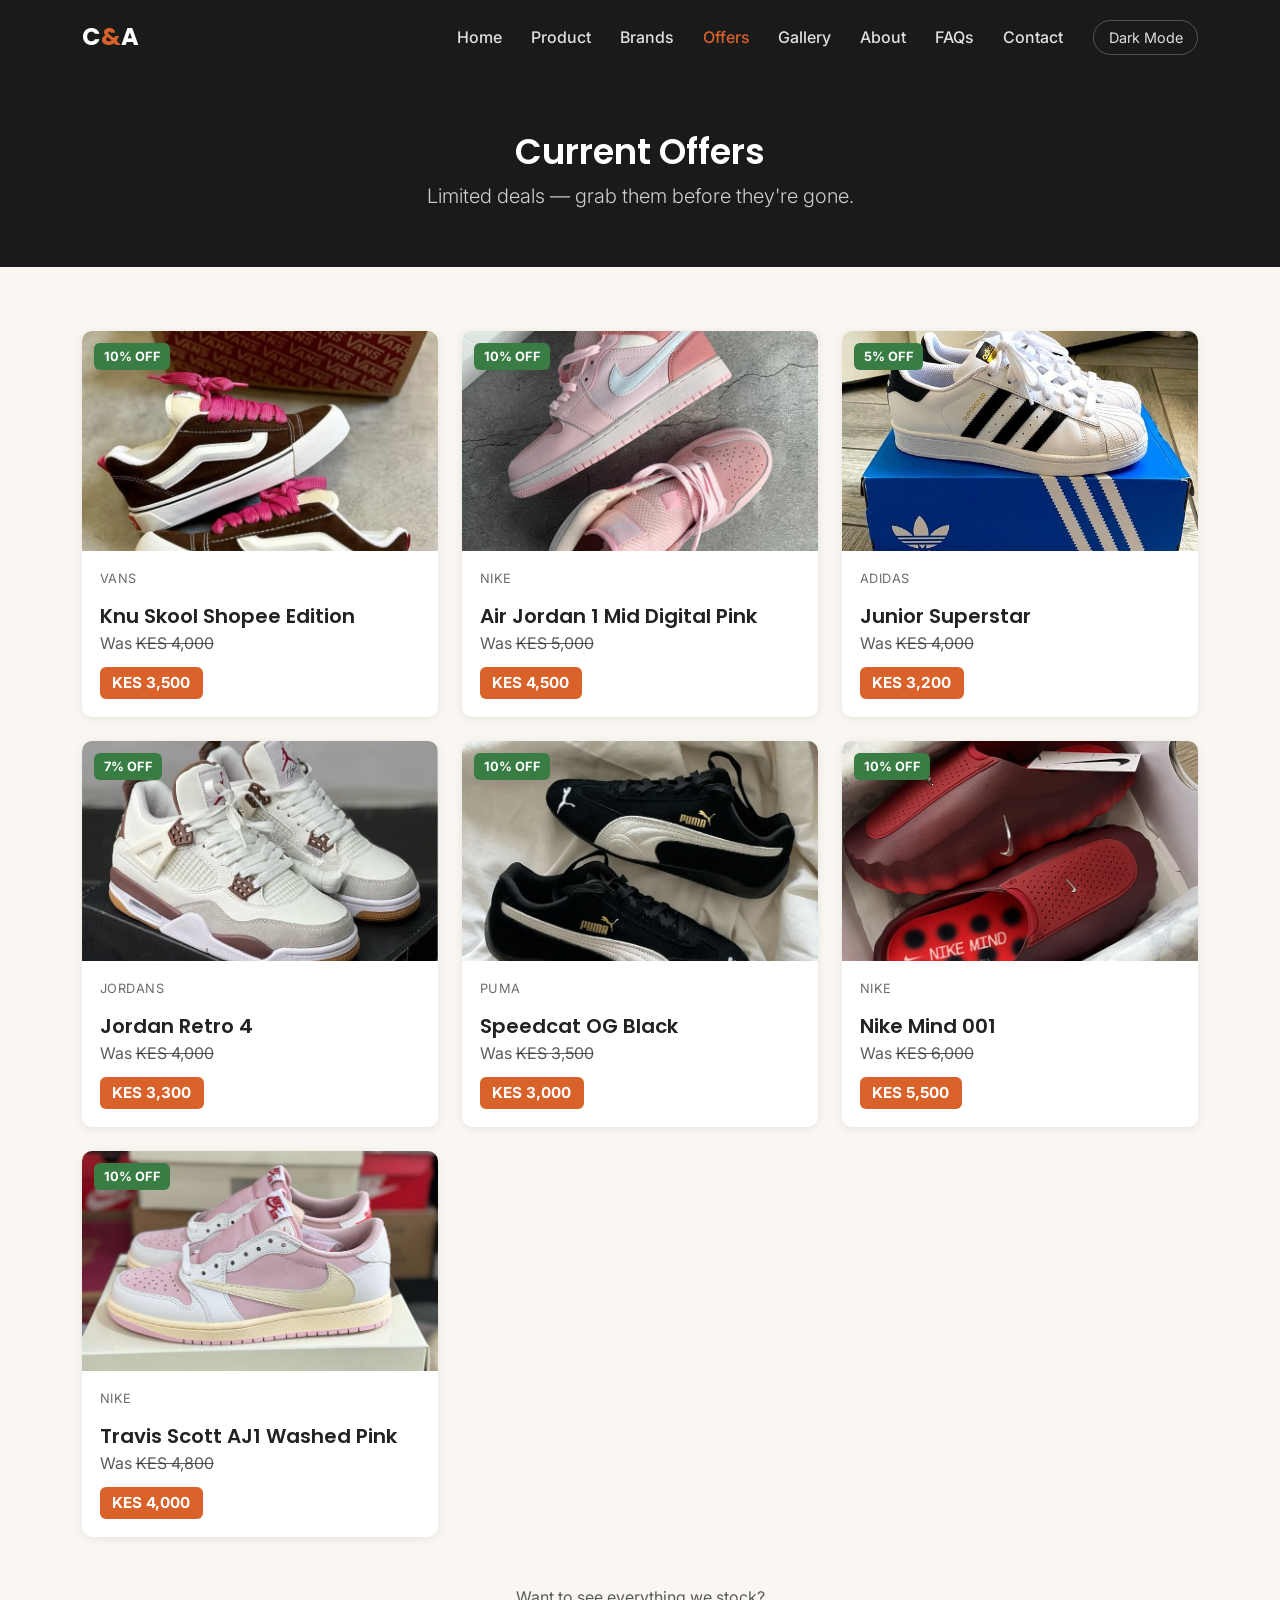
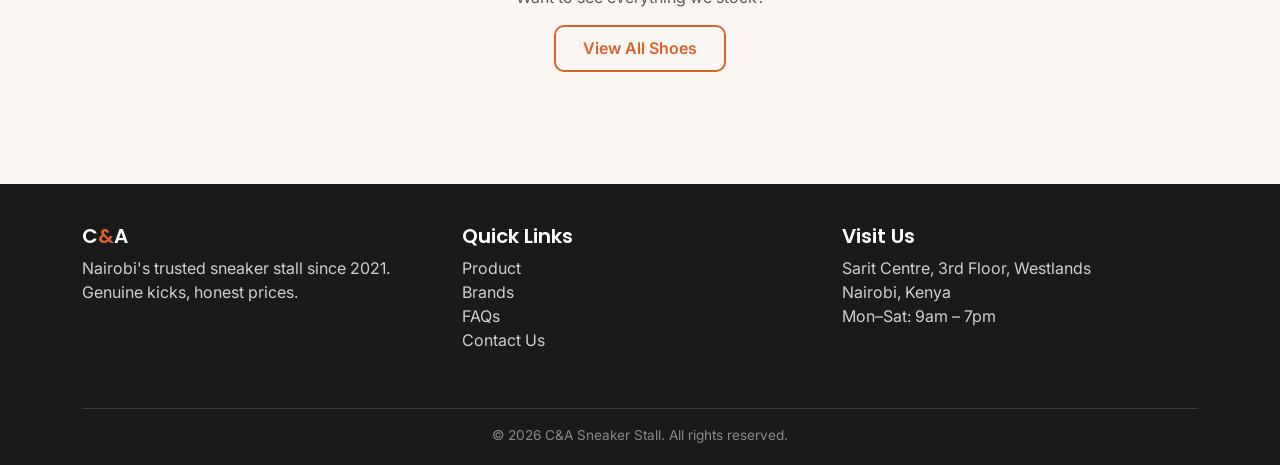
<file: offers.html>
<!DOCTYPE html>
<html lang="en">
<head>
  <meta charset="UTF-8">
  <meta name="viewport" content="width=device-width, initial-scale=1.0">
  <meta name="description" content="Latest deals and discounts at C&A sneaker stall Nairobi.">
  <title>C&amp;A | Offers</title>
  <link href="https://cdn.jsdelivr.net/npm/bootstrap@5.3.3/dist/css/bootstrap.min.css" rel="stylesheet">
  <link rel="preconnect" href="https://fonts.googleapis.com">
  <link href="https://fonts.googleapis.com/css2?family=Inter:wght@400;500;600&family=Poppins:wght@600;700&display=swap" rel="stylesheet">
  <link rel="stylesheet" href="style.css">
</head>
<body>

  <a href="#main-content" class="visually-hidden-focusable">Skip to main content</a>

  <nav class="navbar navbar-expand-lg navbar-soleva navbar-dark sticky-top" role="navigation" aria-label="Main navigation">
    <div class="container">
      <a class="navbar-brand" href="index.html" aria-label="C&A Home">C<span>&amp;</span>A</a>
      <button class="navbar-toggler" type="button" data-bs-toggle="collapse" data-bs-target="#navMenu"
        aria-controls="navMenu" aria-expanded="false" aria-label="Toggle navigation">
        <span class="navbar-toggler-icon"></span>
      </button>
      <div class="collapse navbar-collapse" id="navMenu">
        <ul class="navbar-nav ms-auto align-items-lg-center">
          <li class="nav-item"><a class="nav-link" href="index.html">Home</a></li>
          <li class="nav-item"><a class="nav-link" href="product.html">Product</a></li>
          <li class="nav-item"><a class="nav-link" href="brands.html">Brands</a></li>
          <li class="nav-item"><a class="nav-link active" href="offers.html" aria-current="page">Offers</a></li>
          <li class="nav-item"><a class="nav-link" href="gallery.html">Gallery</a></li>
          <li class="nav-item"><a class="nav-link" href="about.html">About</a></li>
          <li class="nav-item"><a class="nav-link" href="faqs.html">FAQs</a></li>
          <li class="nav-item"><a class="nav-link" href="contact.html">Contact</a></li>
          <li class="nav-item ms-lg-3 mt-2 mt-lg-0">
            <button id="themeToggleBtn" class="theme-toggle-btn" aria-label="Toggle dark mode">Dark Mode</button>
          </li>
        </ul>
      </div>
    </div>
  </nav>

  <main id="main-content">
    <header class="hero" style="padding: 3.5rem 0;">
      <div class="container text-center">
        <h1 style="font-size:2.2rem;">Current Offers</h1>
        <p class="lead mb-0">Limited deals — grab them before they're gone.</p>
      </div>
    </header>

    <section class="section" aria-labelledby="offers-heading">
      <div class="container">
        <h2 id="offers-heading" class="visually-hidden">Discounted Shoes</h2>
        <div class="row g-4">

          <div class="col-md-4">
            <div class="shoe-card-wrapper">
              <span class="discount-badge" aria-label="10 percent off">10% OFF</span>
              <article class="shoe-card">
                <img src="images/Vans Knu Shopee.jpg" alt="Vans Knu Skool Shopee on offer" loading="lazy">
                <div class="shoe-card-body">
                  <p class="shoe-brand-label">Vans</p>
                  <h5>Knu Skool Shopee Edition</h5>
                  <p class="text-muted mb-1">Was <s>KES 4,000</s></p>
                  <span class="price-tag">KES 3,500</span>
                </div>
              </article>
            </div>
          </div>

          <div class="col-md-4">
            <div class="shoe-card-wrapper">
              <span class="discount-badge" aria-label="10 percent off">10% OFF</span>
              <article class="shoe-card">
                <img src="images/Nike Air Jordan 1 Mid Digital Pink.jpg" alt="Nike Air Jordan 1 Mid Digital Pink on offer" loading="lazy">
                <div class="shoe-card-body">
                  <p class="shoe-brand-label">Nike</p>
                  <h5>Air Jordan 1 Mid Digital Pink</h5>
                  <p class="text-muted mb-1">Was <s>KES 5,000</s></p>
                  <span class="price-tag">KES 4,500</span>
                </div>
              </article>
            </div>
          </div>

          <div class="col-md-4">
            <div class="shoe-card-wrapper">
              <span class="discount-badge" aria-label="5 percent off">5% OFF</span>
              <article class="shoe-card">
                <img src="images/Adidas Junior Superstar.jpg" alt="Adidas Junior Superstar on offer" loading="lazy">
                <div class="shoe-card-body">
                  <p class="shoe-brand-label">Adidas</p>
                  <h5>Junior Superstar</h5>
                  <p class="text-muted mb-1">Was <s>KES 4,000</s></p>
                  <span class="price-tag">KES 3,200</span>
                </div>
              </article>
            </div>
          </div>

          <div class="col-md-4">
            <div class="shoe-card-wrapper">
              <span class="discount-badge" aria-label="7 percent off">7% OFF</span>
              <article class="shoe-card">
                <img src="images/Jordan retro 4.jpg" alt="Jordan Retro 4 on offer" loading="lazy">
                <div class="shoe-card-body">
                  <p class="shoe-brand-label">Jordans</p>
                  <h5>Jordan Retro 4</h5>
                  <p class="text-muted mb-1">Was <s>KES 4,000</s></p>
                  <span class="price-tag">KES 3,300</span>
                </div>
              </article>
            </div>
          </div>

          <div class="col-md-4">
            <div class="shoe-card-wrapper">
              <span class="discount-badge" aria-label="10 percent off">10% OFF</span>
              <article class="shoe-card">
                <img src="images/Puma  Speedcat Og Black Sneaker.jpg" alt="Puma Speedcat OG Black on offer" loading="lazy">
                <div class="shoe-card-body">
                  <p class="shoe-brand-label">Puma</p>
                  <h5>Speedcat OG Black</h5>
                  <p class="text-muted mb-1">Was <s>KES 3,500</s></p>
                  <span class="price-tag">KES 3,000</span>
                </div>
              </article>
            </div>
          </div>

          <div class="col-md-4">
            <div class="shoe-card-wrapper">
              <span class="discount-badge" aria-label="10 percent off">10% OFF</span>
              <article class="shoe-card">
                <img src="images/Nike mind 001.jpg" alt="Nike Mind 001 on offer" loading="lazy">
                <div class="shoe-card-body">
                  <p class="shoe-brand-label">Nike</p>
                  <h5>Nike Mind 001</h5>
                  <p class="text-muted mb-1">Was <s>KES 6,000</s></p>
                  <span class="price-tag">KES 5,500</span>
                </div>
              </article>
            </div>
          </div>

          <div class="col-md-4">
            <div class="shoe-card-wrapper">
              <span class="discount-badge" aria-label="10 percent off">10% OFF</span>
              <article class="shoe-card">
                <img src="images/Travis Scott AJ1 Washed Pink.jpg" alt="Travis Scott AJ1 Washed Pink on offer" loading="lazy">
                <div class="shoe-card-body">
                  <p class="shoe-brand-label">Nike</p>
                  <h5>Travis Scott AJ1 Washed Pink</h5>
                  <p class="text-muted mb-1">Was <s>KES 4,800</s></p>
                  <span class="price-tag">KES 4,000</span>
                </div>
              </article>
            </div>
          </div>

        </div>
        <div class="text-center mt-5">
          <p class="text-muted">Want to see everything we stock?</p>
          <a href="product.html" class="btn btn-outline-accent">View All Shoes</a>
        </div>
      </div>
    </section>
  </main>

  <footer class="footer-soleva" role="contentinfo">
    <div class="container">
      <div class="row">
        <div class="col-md-4 mb-3">
          <h5>C<span style="color:var(--color-accent)">&amp;</span>A</h5>
          <p>Nairobi's trusted sneaker stall since 2021. Genuine kicks, honest prices.</p>
        </div>
        <div class="col-md-4 mb-3">
          <h5>Quick Links</h5>
          <ul class="list-unstyled">
            <li><a href="product.html">Product</a></li>
            <li><a href="brands.html">Brands</a></li>
            <li><a href="faqs.html">FAQs</a></li>
            <li><a href="contact.html">Contact Us</a></li>
          </ul>
        </div>
        <div class="col-md-4 mb-3">
          <h5>Visit Us</h5>
          <p>Sarit Centre, 3rd Floor, Westlands<br>Nairobi, Kenya<br>Mon–Sat: 9am – 7pm</p>
        </div>
      </div>
      <div class="footer-bottom">
        &copy; 2026 C&amp;A Sneaker Stall. All rights reserved.
      </div>
    </div>
  </footer>

  <button id="backToTop" aria-label="Back to top">&#8679;</button>
  <script src="https://cdn.jsdelivr.net/npm/bootstrap@5.3.3/dist/js/bootstrap.bundle.min.js"></script>
  <script src="script.js"></script>
</body>
</html>
</file>
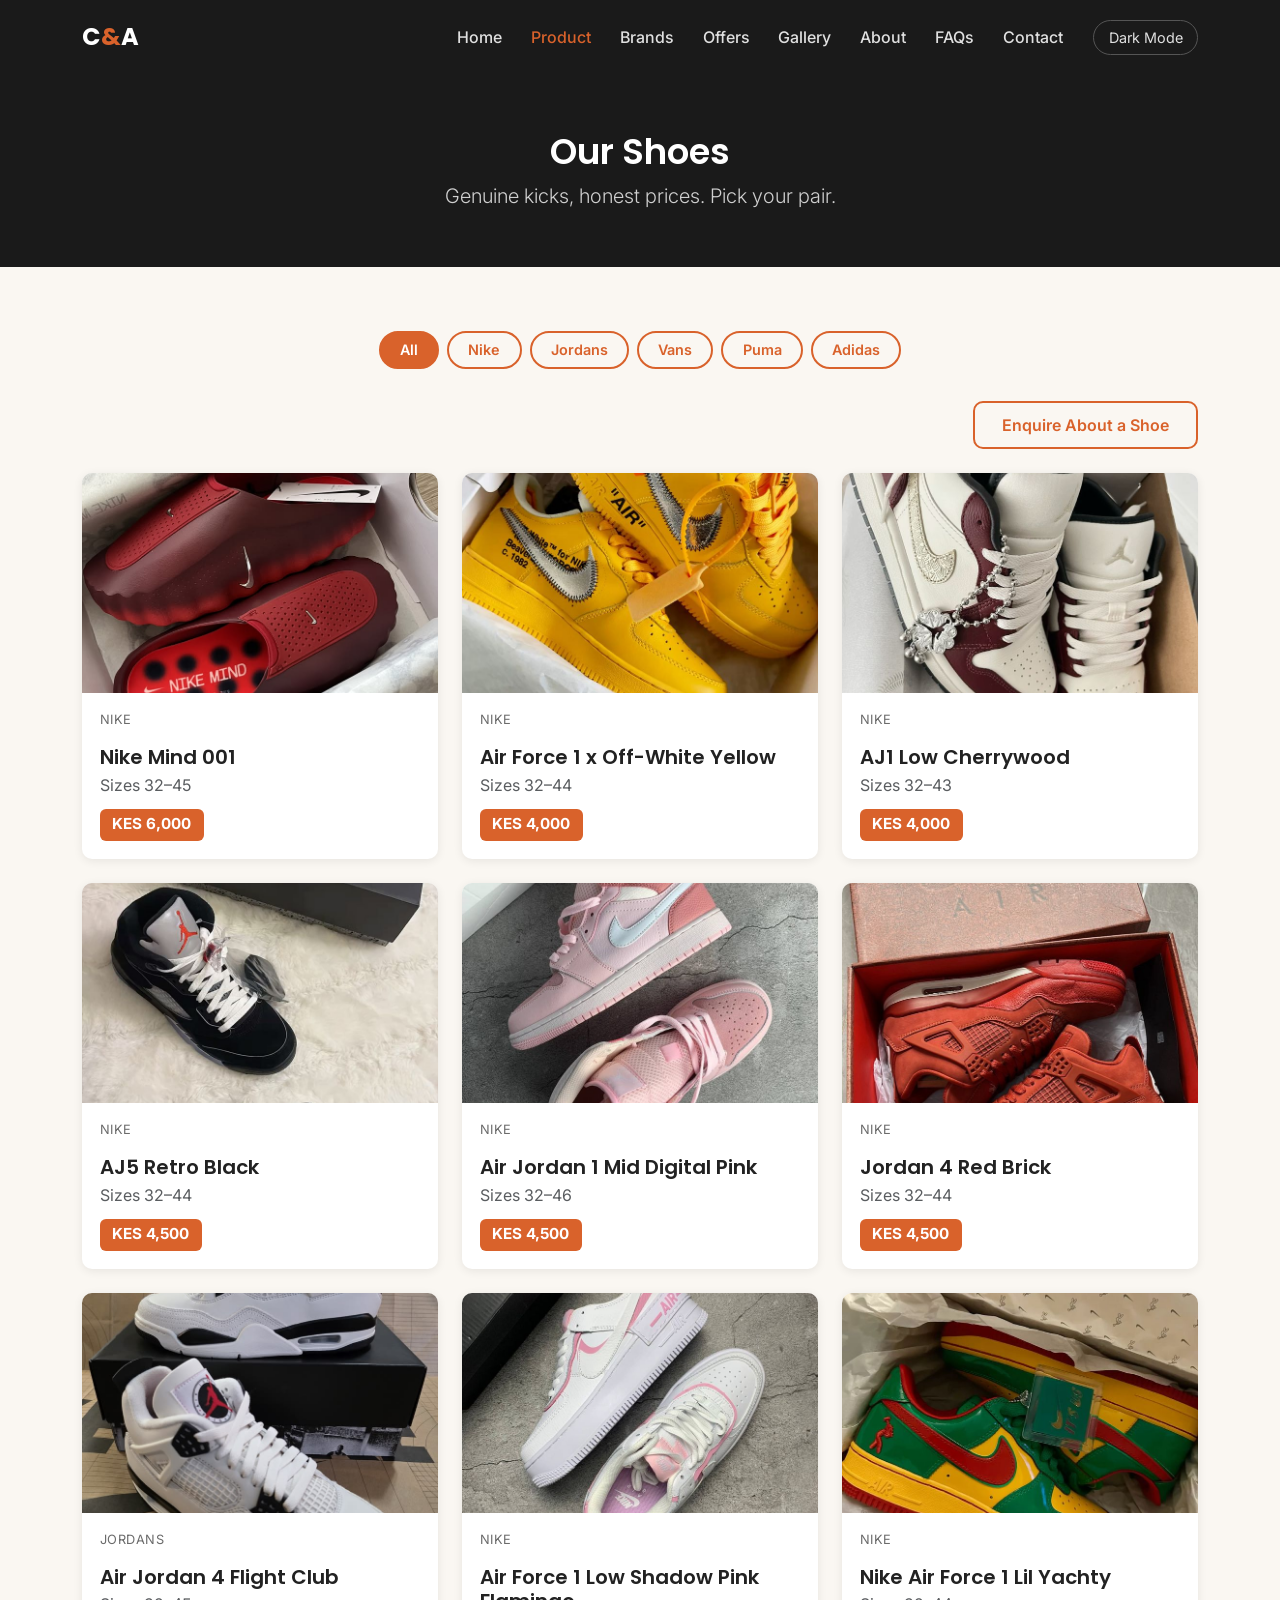
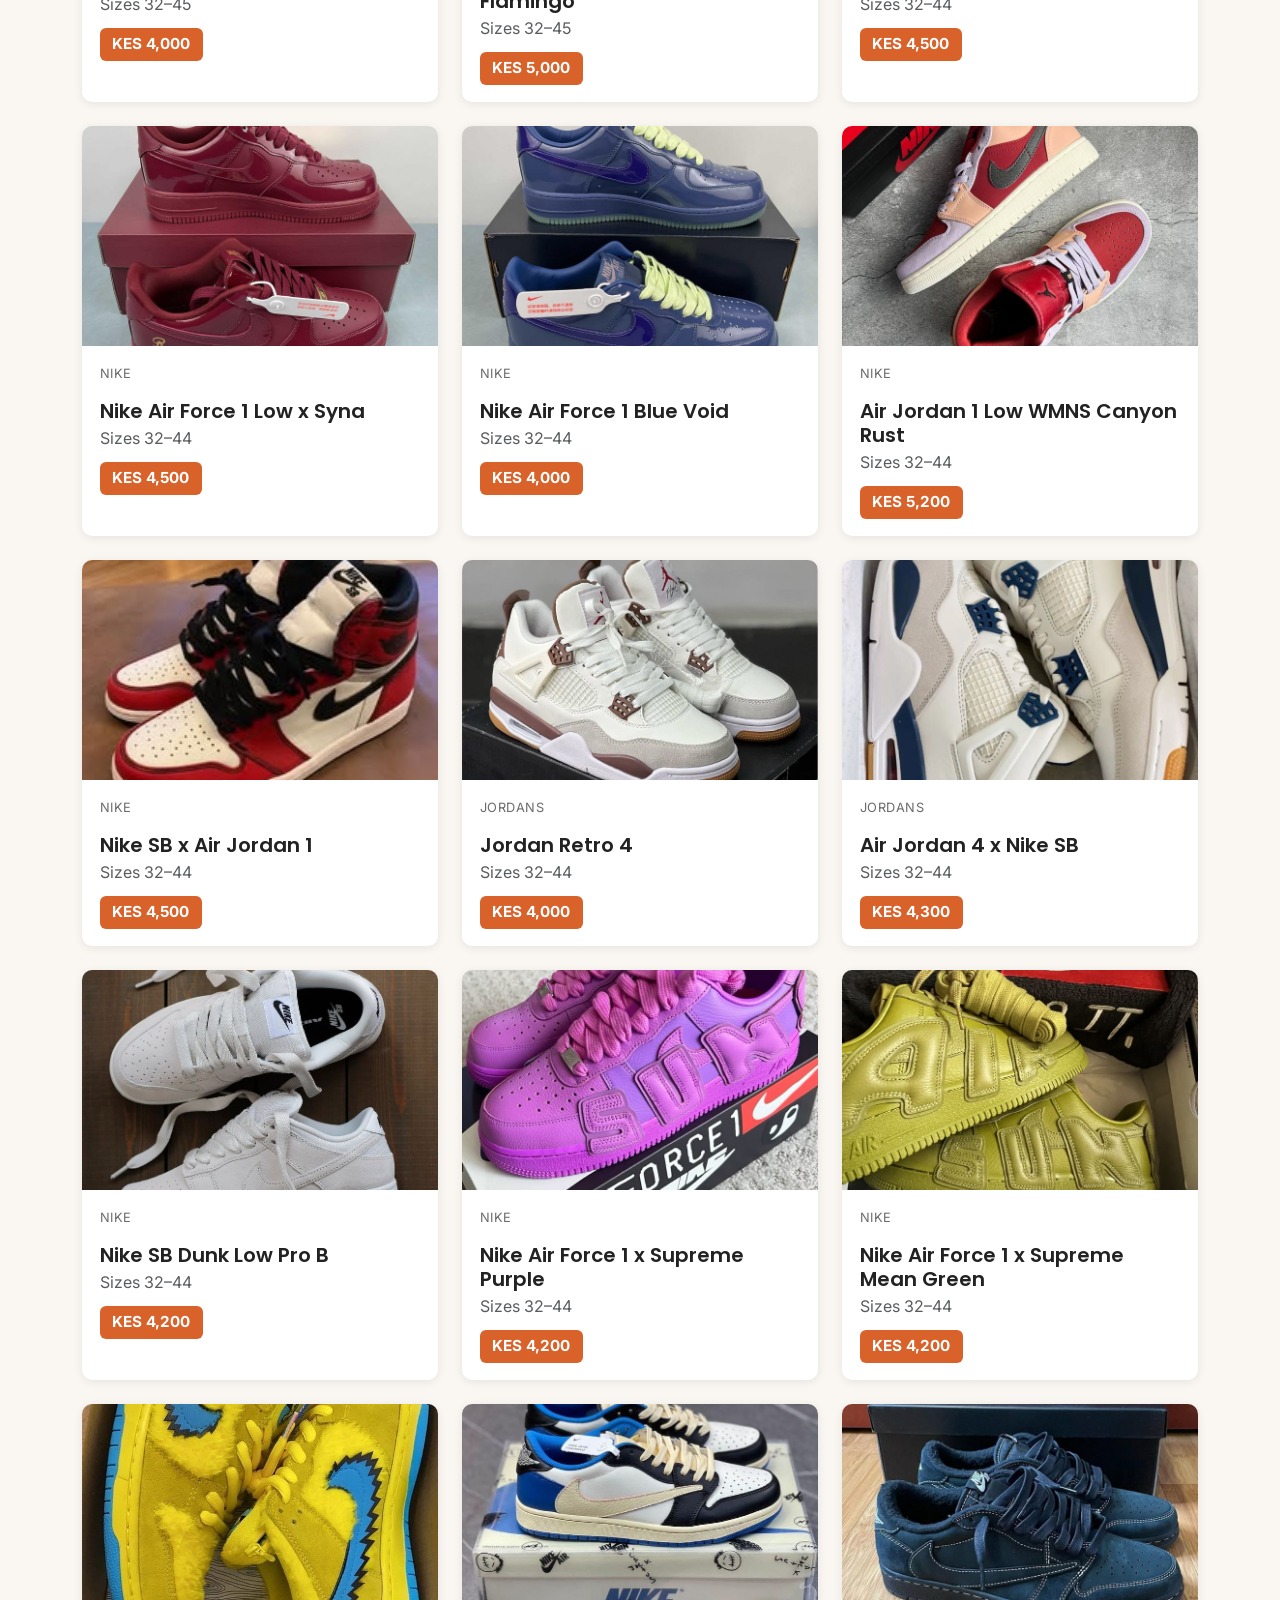
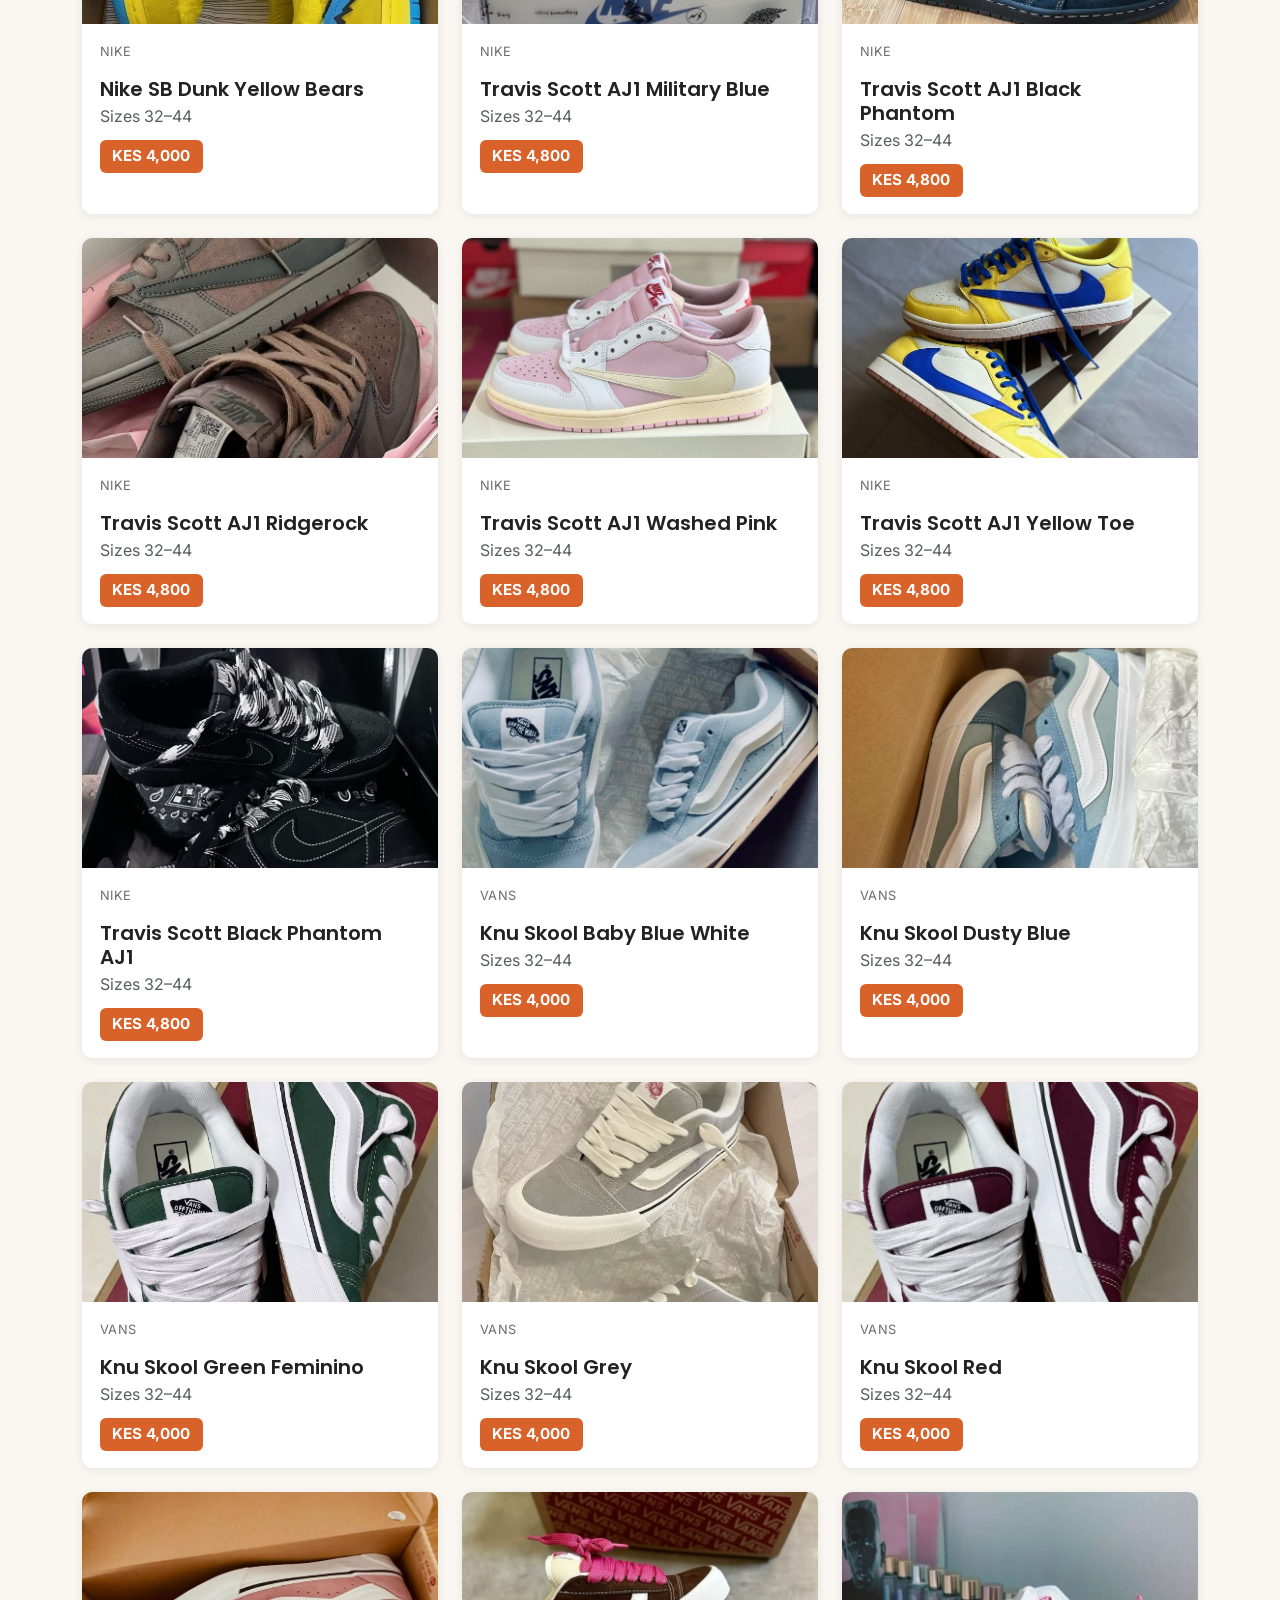
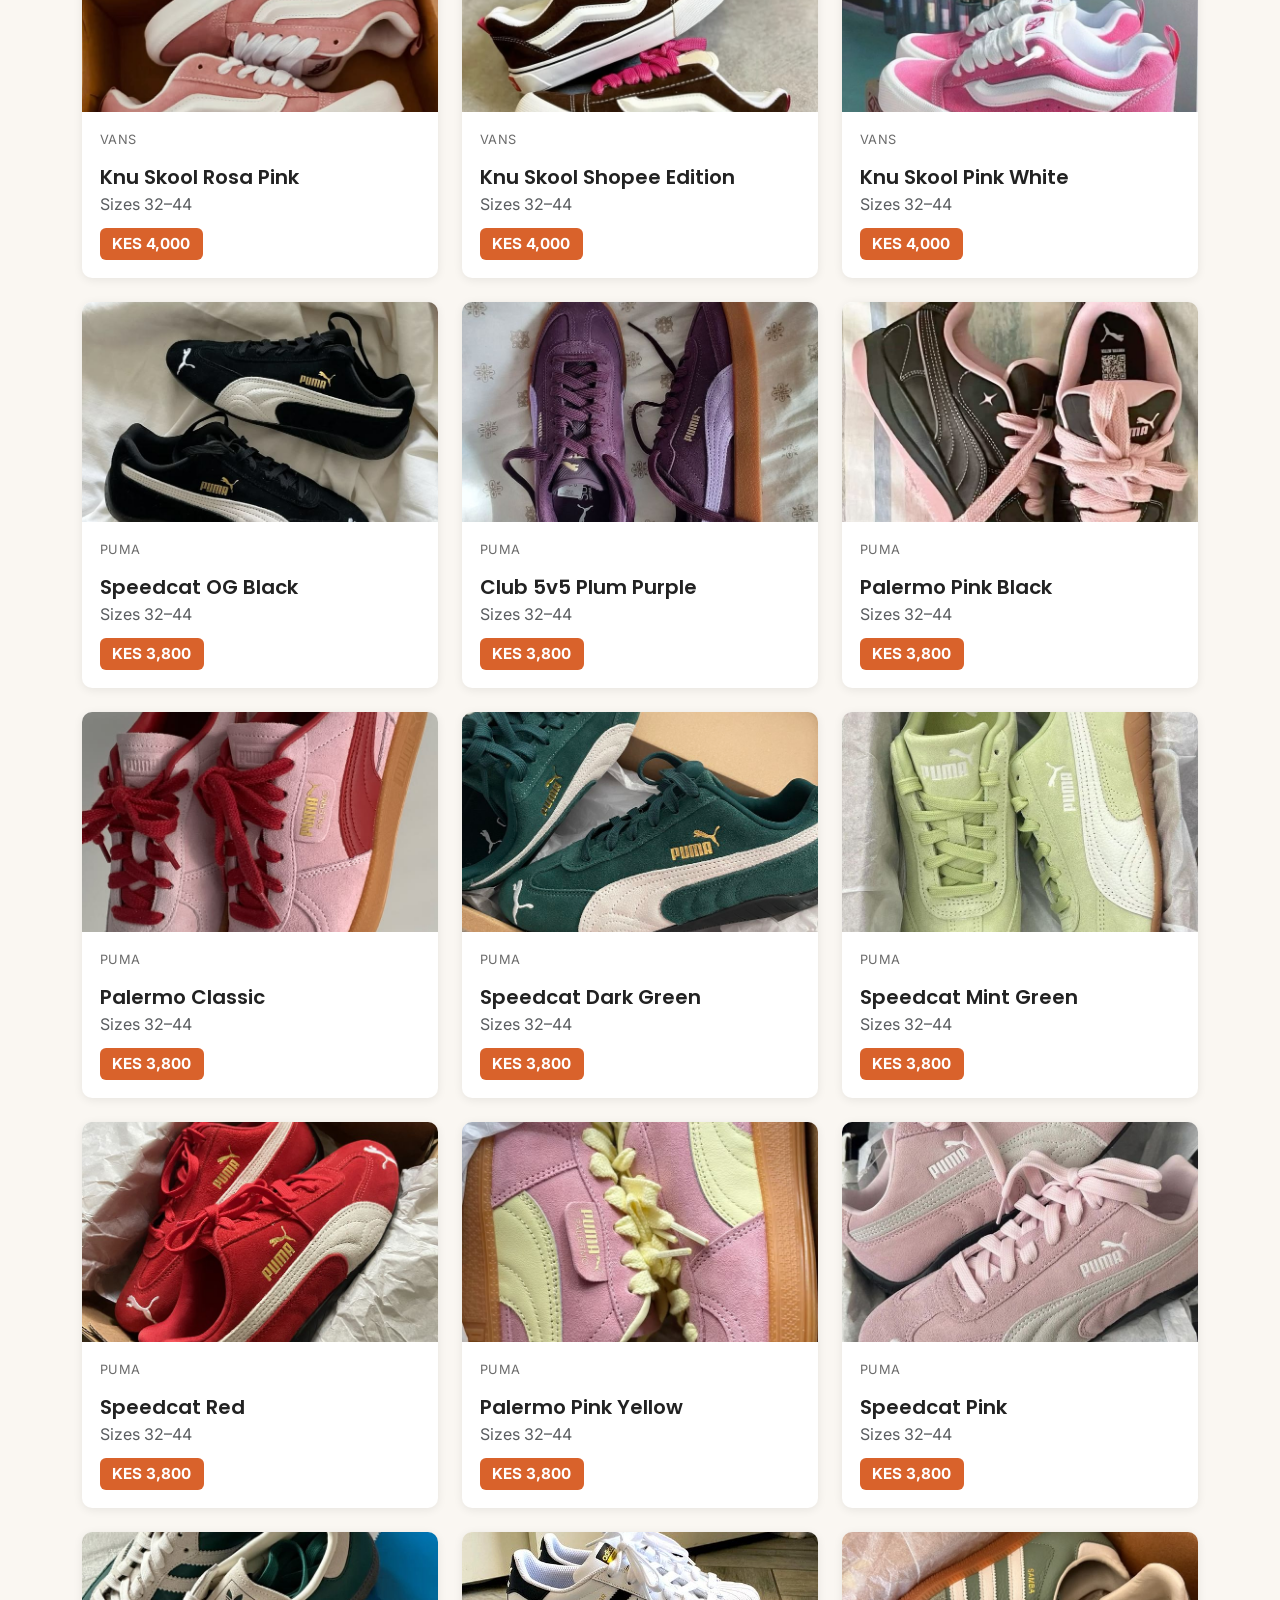
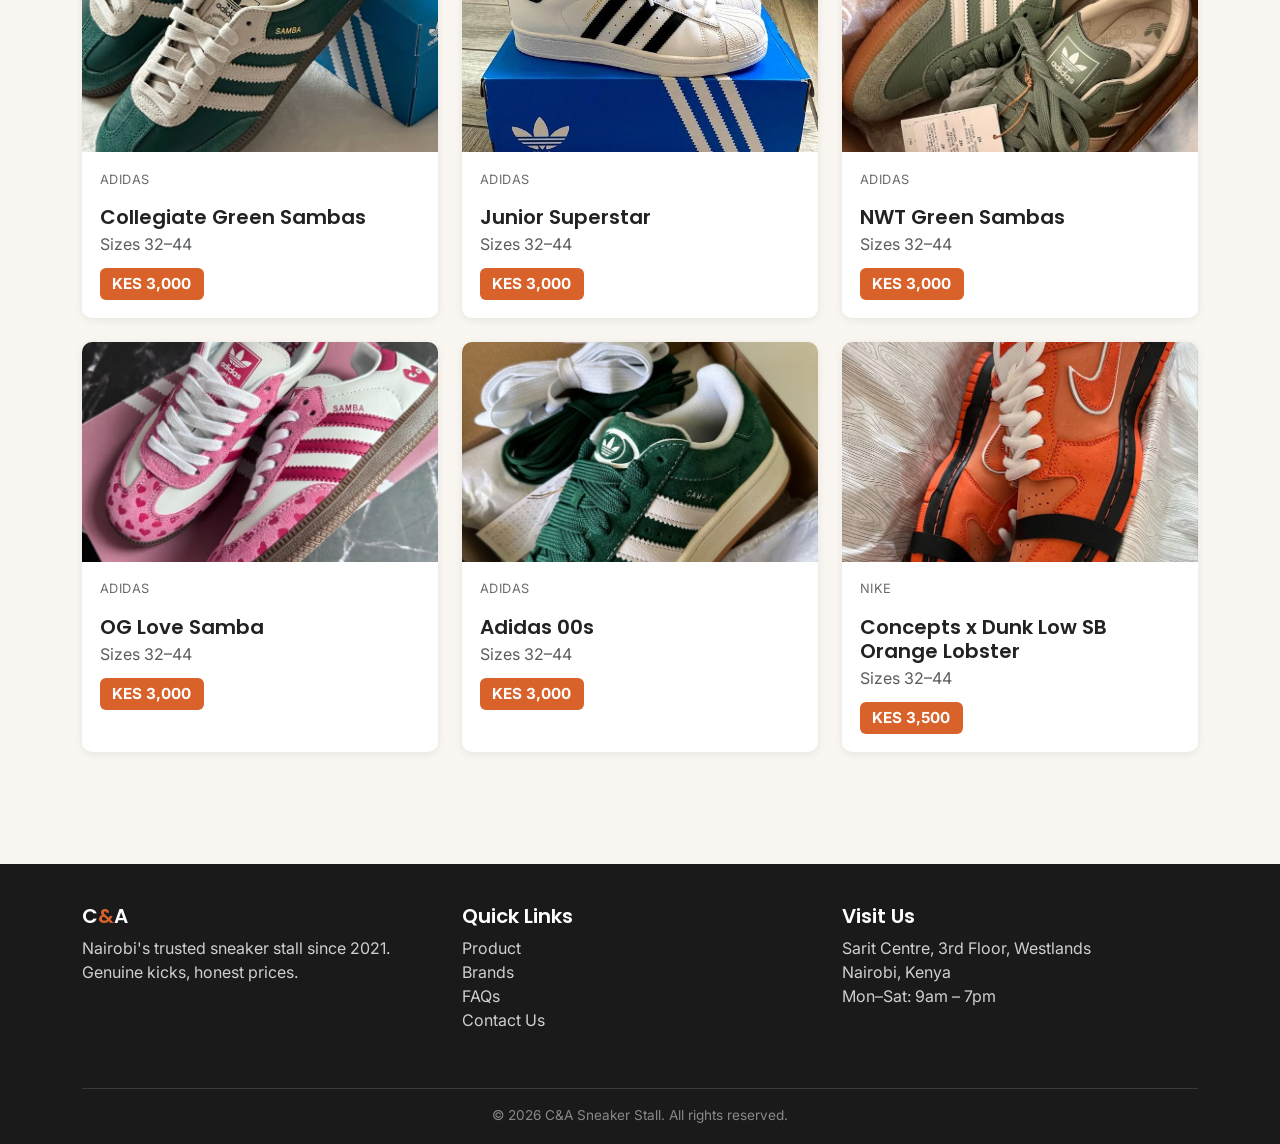
<file: product.html>
<!DOCTYPE html>
<html lang="en">
<head>
  <meta charset="UTF-8">
  <meta name="viewport" content="width=device-width, initial-scale=1.0">
  <meta name="description" content="Shop genuine sneakers at C&A — Nike, Adidas, Puma, Jordans and Vans at honest prices in Nairobi.">
  <title>C&amp;A | Shop</title>
  <link href="https://cdn.jsdelivr.net/npm/bootstrap@5.3.3/dist/css/bootstrap.min.css" rel="stylesheet">
  <link rel="preconnect" href="https://fonts.googleapis.com">
  <link href="https://fonts.googleapis.com/css2?family=Inter:wght@400;500;600&family=Poppins:wght@600;700&display=swap" rel="stylesheet">
  <link rel="stylesheet" href="style.css">
</head>
<body>

  <a href="#main-content" class="visually-hidden-focusable">Skip to main content</a>

  <nav class="navbar navbar-expand-lg navbar-soleva navbar-dark sticky-top" role="navigation" aria-label="Main navigation">
    <div class="container">
      <a class="navbar-brand" href="index.html" aria-label="C&A Home">C<span>&amp;</span>A</a>
      <button class="navbar-toggler" type="button" data-bs-toggle="collapse" data-bs-target="#navMenu"
        aria-controls="navMenu" aria-expanded="false" aria-label="Toggle navigation">
        <span class="navbar-toggler-icon"></span>
      </button>
      <div class="collapse navbar-collapse" id="navMenu">
        <ul class="navbar-nav ms-auto align-items-lg-center">
          <li class="nav-item"><a class="nav-link" href="index.html">Home</a></li>
          <li class="nav-item"><a class="nav-link active" href="product.html" aria-current="page">Product</a></li>
          <li class="nav-item"><a class="nav-link" href="brands.html">Brands</a></li>
          <li class="nav-item"><a class="nav-link" href="offers.html">Offers</a></li>
          <li class="nav-item"><a class="nav-link" href="gallery.html">Gallery</a></li>
          <li class="nav-item"><a class="nav-link" href="about.html">About</a></li>
          <li class="nav-item"><a class="nav-link" href="faqs.html">FAQs</a></li>
          <li class="nav-item"><a class="nav-link" href="contact.html">Contact</a></li>
          <li class="nav-item ms-lg-3 mt-2 mt-lg-0">
            <button id="themeToggleBtn" class="theme-toggle-btn" aria-label="Toggle dark mode">Dark Mode</button>
          </li>
        </ul>
      </div>
    </div>
  </nav>

  <!-- Enquiry Offcanvas -->
  <div class="offcanvas offcanvas-end" tabindex="-1" id="enquiryOffcanvas" aria-labelledby="enquiryOffcanvasLabel">
    <div class="offcanvas-header">
      <h5 class="offcanvas-title" id="enquiryOffcanvasLabel">Enquire About a Shoe</h5>
      <button type="button" class="btn-close" data-bs-dismiss="offcanvas" aria-label="Close enquiry panel"></button>
    </div>
    <div class="offcanvas-body">
      <p class="text-muted mb-3">Want to ask about sizing, availability or a specific colourway? Fill in below and we'll WhatsApp you back.</p>
      <div class="mb-3">
        <label for="enquiryShoe" class="form-label">Shoe you're interested in</label>
        <input type="text" class="form-control" id="enquiryShoe" placeholder="e.g. Travis Scott AJ1 Yellow Toe">
      </div>
      <div class="mb-3">
        <label for="enquiryName" class="form-label">Your Name</label>
        <input type="text" class="form-control" id="enquiryName" placeholder="e.g. Craig Ndubi">
      </div>
      <div class="mb-3">
        <label for="enquiryPhone" class="form-label">WhatsApp Number</label>
        <input type="text" class="form-control" id="enquiryPhone" placeholder="e.g. 0705514891">
      </div>
      <a href="contact.html" class="btn btn-accent w-100">Send via Contact Page</a>
    </div>
  </div>

  <main id="main-content">
    <header class="hero" style="padding: 3.5rem 0;">
      <div class="container text-center">
        <h1 style="font-size:2.2rem;">Our Shoes</h1>
        <p class="lead mb-0">Genuine kicks, honest prices. Pick your pair.</p>
      </div>
    </header>

    <section class="section" aria-labelledby="products-heading">
      <div class="container">

        <div class="filter-bar" role="group" aria-label="Filter products by brand">
          <button class="filter-btn active" data-brand="all" aria-pressed="true">All</button>
          <button class="filter-btn" data-brand="Nike" aria-pressed="false">Nike</button>
          <button class="filter-btn" data-brand="Jordans" aria-pressed="false">Jordans</button>
          <button class="filter-btn" data-brand="Vans" aria-pressed="false">Vans</button>
          <button class="filter-btn" data-brand="Puma" aria-pressed="false">Puma</button>
          <button class="filter-btn" data-brand="Adidas" aria-pressed="false">Adidas</button>
        </div>

        <div class="text-end mb-4">
          <button class="btn btn-outline-accent" data-bs-toggle="offcanvas" data-bs-target="#enquiryOffcanvas"
            aria-controls="enquiryOffcanvas">Enquire About a Shoe</button>
        </div>

        <h2 id="products-heading" class="visually-hidden">All Products</h2>

        <div class="row g-4">

          <div class="col-md-4 product-item" data-brand="Nike">
            <article class="shoe-card">
              <img src="images/Nike mind 001.jpg" alt="Nike Mind 001" loading="lazy">
              <div class="shoe-card-body">
                <p class="shoe-brand-label">Nike</p>
                <h5>Nike Mind 001</h5>
                <p class="text-muted mb-1">Sizes 32–45</p>
                <span class="price-tag">KES 6,000</span>
              </div>
            </article>
          </div>

          <div class="col-md-4 product-item" data-brand="Nike">
            <article class="shoe-card">
              <img src="images/Air Force 1 x Offwhite yellow.jpg" alt="Air Force 1 x Off-White Yellow" loading="lazy">
              <div class="shoe-card-body">
                <p class="shoe-brand-label">Nike</p>
                <h5>Air Force 1 x Off-White Yellow</h5>
                <p class="text-muted mb-1">Sizes 32–44</p>
                <span class="price-tag">KES 4,000</span>
              </div>
            </article>
          </div>

          <div class="col-md-4 product-item" data-brand="Nike">
            <article class="shoe-card">
              <img src="images/AJ1 Low Cherrywood.jpg" alt="AJ1 Low Cherrywood" loading="lazy">
              <div class="shoe-card-body">
                <p class="shoe-brand-label">Nike</p>
                <h5>AJ1 Low Cherrywood</h5>
                <p class="text-muted mb-1">Sizes 32–43</p>
                <span class="price-tag">KES 4,000</span>
              </div>
            </article>
          </div>

          <div class="col-md-4 product-item" data-brand="Nike">
            <article class="shoe-card">
              <img src="images/AJ5 Retro Black.jpg" alt="AJ5 Retro Black" loading="lazy">
              <div class="shoe-card-body">
                <p class="shoe-brand-label">Nike</p>
                <h5>AJ5 Retro Black</h5>
                <p class="text-muted mb-1">Sizes 32–44</p>
                <span class="price-tag">KES 4,500</span>
              </div>
            </article>
          </div>

          <div class="col-md-4 product-item" data-brand="Nike">
            <article class="shoe-card">
              <img src="images/Nike Air Jordan 1 Mid Digital Pink.jpg" alt="Nike Air Jordan 1 Mid Digital Pink" loading="lazy">
              <div class="shoe-card-body">
                <p class="shoe-brand-label">Nike</p>
                <h5>Air Jordan 1 Mid Digital Pink</h5>
                <p class="text-muted mb-1">Sizes 32–46</p>
                <span class="price-tag">KES 4,500</span>
              </div>
            </article>
          </div>

          <div class="col-md-4 product-item" data-brand="Nike">
            <article class="shoe-card">
              <img src="images/Jordan 4 Red Brick.jpg" alt="Jordan 4 Red Brick" loading="lazy">
              <div class="shoe-card-body">
                <p class="shoe-brand-label">Nike</p>
                <h5>Jordan 4 Red Brick</h5>
                <p class="text-muted mb-1">Sizes 32–44</p>
                <span class="price-tag">KES 4,500</span>
              </div>
            </article>
          </div>

          <div class="col-md-4 product-item" data-brand="Jordans">
            <article class="shoe-card">
              <img src="images/Air Jordan 4 flight Club.jpg" alt="Air Jordan 4 Flight Club" loading="lazy">
              <div class="shoe-card-body">
                <p class="shoe-brand-label">Jordans</p>
                <h5>Air Jordan 4 Flight Club</h5>
                <p class="text-muted mb-1">Sizes 32–45</p>
                <span class="price-tag">KES 4,000</span>
              </div>
            </article>
          </div>

          <div class="col-md-4 product-item" data-brand="Nike">
            <article class="shoe-card">
              <img src="images/Nike Air Force 1 Low Shadow White Pink Magic Flamingo .jpg" alt="Air Force 1 Low Shadow Pink Flamingo" loading="lazy">
              <div class="shoe-card-body">
                <p class="shoe-brand-label">Nike</p>
                <h5>Air Force 1 Low Shadow Pink Flamingo</h5>
                <p class="text-muted mb-1">Sizes 32–45</p>
                <span class="price-tag">KES 5,000</span>
              </div>
            </article>
          </div>

          <div class="col-md-4 product-item" data-brand="Nike">
            <article class="shoe-card">
              <img src="images/Nike Air Force 1 Lil Yatchy .jpg" alt="Nike Air Force 1 Lil Yachty" loading="lazy">
              <div class="shoe-card-body">
                <p class="shoe-brand-label">Nike</p>
                <h5>Nike Air Force 1 Lil Yachty</h5>
                <p class="text-muted mb-1">Sizes 32–44</p>
                <span class="price-tag">KES 4,500</span>
              </div>
            </article>
          </div>

          <div class="col-md-4 product-item" data-brand="Nike">
            <article class="shoe-card">
              <img src="images/Nike Air Force 1 Low x Syna.jpg" alt="Nike Air Force 1 Low x Syna" loading="lazy">
              <div class="shoe-card-body">
                <p class="shoe-brand-label">Nike</p>
                <h5>Nike Air Force 1 Low x Syna</h5>
                <p class="text-muted mb-1">Sizes 32–44</p>
                <span class="price-tag">KES 4,500</span>
              </div>
            </article>
          </div>

          <div class="col-md-4 product-item" data-brand="Nike">
            <article class="shoe-card">
              <img src="images/Nike Air Force 1 Blue Void .jpg" alt="Nike Air Force 1 Blue Void" loading="lazy">
              <div class="shoe-card-body">
                <p class="shoe-brand-label">Nike</p>
                <h5>Nike Air Force 1 Blue Void</h5>
                <p class="text-muted mb-1">Sizes 32–44</p>
                <span class="price-tag">KES 4,000</span>
              </div>
            </article>
          </div>

          <div class="col-md-4 product-item" data-brand="Nike">
            <article class="shoe-card">
              <img src="images/Nike Air Jordan 1 Low WMNS Canyon Rust .jpg" alt="Air Jordan 1 Low WMNS Canyon Rust" loading="lazy">
              <div class="shoe-card-body">
                <p class="shoe-brand-label">Nike</p>
                <h5>Air Jordan 1 Low WMNS Canyon Rust</h5>
                <p class="text-muted mb-1">Sizes 32–44</p>
                <span class="price-tag">KES 5,200</span>
              </div>
            </article>
          </div>

          <div class="col-md-4 product-item" data-brand="Nike">
            <article class="shoe-card">
              <img src="images/Nike SB x Air Jordan 1.jpg" alt="Nike SB x Air Jordan 1" loading="lazy">
              <div class="shoe-card-body">
                <p class="shoe-brand-label">Nike</p>
                <h5>Nike SB x Air Jordan 1</h5>
                <p class="text-muted mb-1">Sizes 32–44</p>
                <span class="price-tag">KES 4,500</span>
              </div>
            </article>
          </div>

          <div class="col-md-4 product-item" data-brand="Jordans">
            <article class="shoe-card">
              <img src="images/Jordan retro 4.jpg" alt="Jordan Retro 4" loading="lazy">
              <div class="shoe-card-body">
                <p class="shoe-brand-label">Jordans</p>
                <h5>Jordan Retro 4</h5>
                <p class="text-muted mb-1">Sizes 32–44</p>
                <span class="price-tag">KES 4,000</span>
              </div>
            </article>
          </div>

          <div class="col-md-4 product-item" data-brand="Jordans">
            <article class="shoe-card">
              <img src="images/Air Jordan 4 x Nike sb.jpg" alt="Air Jordan 4 x Nike SB" loading="lazy">
              <div class="shoe-card-body">
                <p class="shoe-brand-label">Jordans</p>
                <h5>Air Jordan 4 x Nike SB</h5>
                <p class="text-muted mb-1">Sizes 32–44</p>
                <span class="price-tag">KES 4,300</span>
              </div>
            </article>
          </div>

          <div class="col-md-4 product-item" data-brand="Nike">
            <article class="shoe-card">
              <img src="images/Nike SB Dunk Low Pro B.jpg" alt="Nike SB Dunk Low Pro B" loading="lazy">
              <div class="shoe-card-body">
                <p class="shoe-brand-label">Nike</p>
                <h5>Nike SB Dunk Low Pro B</h5>
                <p class="text-muted mb-1">Sizes 32–44</p>
                <span class="price-tag">KES 4,200</span>
              </div>
            </article>
          </div>

          <div class="col-md-4 product-item" data-brand="Nike">
            <article class="shoe-card">
              <img src="images/Nike Air Force 1 x Supreme Purple.jpg" alt="Nike Air Force 1 x Supreme Purple" loading="lazy">
              <div class="shoe-card-body">
                <p class="shoe-brand-label">Nike</p>
                <h5>Nike Air Force 1 x Supreme Purple</h5>
                <p class="text-muted mb-1">Sizes 32–44</p>
                <span class="price-tag">KES 4,200</span>
              </div>
            </article>
          </div>

          <div class="col-md-4 product-item" data-brand="Nike">
            <article class="shoe-card">
              <img src="images/Nike Air Force 1 x Surpreme Meangreen.jpg" alt="Nike Air Force 1 x Supreme Mean Green" loading="lazy">
              <div class="shoe-card-body">
                <p class="shoe-brand-label">Nike</p>
                <h5>Nike Air Force 1 x Supreme Mean Green</h5>
                <p class="text-muted mb-1">Sizes 32–44</p>
                <span class="price-tag">KES 4,200</span>
              </div>
            </article>
          </div>

          <div class="col-md-4 product-item" data-brand="Nike">
            <article class="shoe-card">
              <img src="images/Nike SB Dunk Yellow Bears.jpg" alt="Nike SB Dunk Yellow Bears" loading="lazy">
              <div class="shoe-card-body">
                <p class="shoe-brand-label">Nike</p>
                <h5>Nike SB Dunk Yellow Bears</h5>
                <p class="text-muted mb-1">Sizes 32–44</p>
                <span class="price-tag">KES 4,000</span>
              </div>
            </article>
          </div>

          <div class="col-md-4 product-item" data-brand="Nike">
            <article class="shoe-card">
              <img src="images/Travis AJ1 Military blue.jpg" alt="Travis Scott AJ1 Military Blue" loading="lazy">
              <div class="shoe-card-body">
                <p class="shoe-brand-label">Nike</p>
                <h5>Travis Scott AJ1 Military Blue</h5>
                <p class="text-muted mb-1">Sizes 32–44</p>
                <span class="price-tag">KES 4,800</span>
              </div>
            </article>
          </div>

          <div class="col-md-4 product-item" data-brand="Nike">
            <article class="shoe-card">
              <img src="images/Travis Scott AJ1  Black Phantom Scarabee Noir.jpg" alt="Travis Scott AJ1 Black Phantom" loading="lazy">
              <div class="shoe-card-body">
                <p class="shoe-brand-label">Nike</p>
                <h5>Travis Scott AJ1 Black Phantom</h5>
                <p class="text-muted mb-1">Sizes 32–44</p>
                <span class="price-tag">KES 4,800</span>
              </div>
            </article>
          </div>

          <div class="col-md-4 product-item" data-brand="Nike">
            <article class="shoe-card">
              <img src="images/Travis Scott AJ1 Ridgerock.jpg" alt="Travis Scott AJ1 Ridgerock" loading="lazy">
              <div class="shoe-card-body">
                <p class="shoe-brand-label">Nike</p>
                <h5>Travis Scott AJ1 Ridgerock</h5>
                <p class="text-muted mb-1">Sizes 32–44</p>
                <span class="price-tag">KES 4,800</span>
              </div>
            </article>
          </div>

          <div class="col-md-4 product-item" data-brand="Nike">
            <article class="shoe-card">
              <img src="images/Travis Scott AJ1 Washed Pink.jpg" alt="Travis Scott AJ1 Washed Pink" loading="lazy">
              <div class="shoe-card-body">
                <p class="shoe-brand-label">Nike</p>
                <h5>Travis Scott AJ1 Washed Pink</h5>
                <p class="text-muted mb-1">Sizes 32–44</p>
                <span class="price-tag">KES 4,800</span>
              </div>
            </article>
          </div>

          <div class="col-md-4 product-item" data-brand="Nike">
            <article class="shoe-card">
              <img src="images/Travis Scott AJ1 Yellow Toe.jpg" alt="Travis Scott AJ1 Yellow Toe" loading="lazy">
              <div class="shoe-card-body">
                <p class="shoe-brand-label">Nike</p>
                <h5>Travis Scott AJ1 Yellow Toe</h5>
                <p class="text-muted mb-1">Sizes 32–44</p>
                <span class="price-tag">KES 4,800</span>
              </div>
            </article>
          </div>

          <div class="col-md-4 product-item" data-brand="Nike">
            <article class="shoe-card">
              <img src="images/Travis Scott Black Phantom AJ1.jpg" alt="Travis Scott Black Phantom AJ1" loading="lazy">
              <div class="shoe-card-body">
                <p class="shoe-brand-label">Nike</p>
                <h5>Travis Scott Black Phantom AJ1</h5>
                <p class="text-muted mb-1">Sizes 32–44</p>
                <span class="price-tag">KES 4,800</span>
              </div>
            </article>
          </div>

          <div class="col-md-4 product-item" data-brand="Vans">
            <article class="shoe-card">
              <img src="images/Baby bluewhite knu skool vans .jpg" alt="Vans Knu Skool Baby Blue White" loading="lazy">
              <div class="shoe-card-body">
                <p class="shoe-brand-label">Vans</p>
                <h5>Knu Skool Baby Blue White</h5>
                <p class="text-muted mb-1">Sizes 32–44</p>
                <span class="price-tag">KES 4,000</span>
              </div>
            </article>
          </div>

          <div class="col-md-4 product-item" data-brand="Vans">
            <article class="shoe-card">
              <img src="images/DustyBlue Knu Skool.jpg" alt="Vans Knu Skool Dusty Blue" loading="lazy">
              <div class="shoe-card-body">
                <p class="shoe-brand-label">Vans</p>
                <h5>Knu Skool Dusty Blue</h5>
                <p class="text-muted mb-1">Sizes 32–44</p>
                <span class="price-tag">KES 4,000</span>
              </div>
            </article>
          </div>

          <div class="col-md-4 product-item" data-brand="Vans">
            <article class="shoe-card">
              <img src="images/Green Knu Vans feminino.jpg" alt="Vans Knu Skool Green Feminino" loading="lazy">
              <div class="shoe-card-body">
                <p class="shoe-brand-label">Vans</p>
                <h5>Knu Skool Green Feminino</h5>
                <p class="text-muted mb-1">Sizes 32–44</p>
                <span class="price-tag">KES 4,000</span>
              </div>
            </article>
          </div>

          <div class="col-md-4 product-item" data-brand="Vans">
            <article class="shoe-card">
              <img src="images/Grey Knu Vans.jpg" alt="Vans Knu Skool Grey" loading="lazy">
              <div class="shoe-card-body">
                <p class="shoe-brand-label">Vans</p>
                <h5>Knu Skool Grey</h5>
                <p class="text-muted mb-1">Sizes 32–44</p>
                <span class="price-tag">KES 4,000</span>
              </div>
            </article>
          </div>

          <div class="col-md-4 product-item" data-brand="Vans">
            <article class="shoe-card">
              <img src="images/Red Vans Knu Skool.jpg" alt="Vans Knu Skool Red" loading="lazy">
              <div class="shoe-card-body">
                <p class="shoe-brand-label">Vans</p>
                <h5>Knu Skool Red</h5>
                <p class="text-muted mb-1">Sizes 32–44</p>
                <span class="price-tag">KES 4,000</span>
              </div>
            </article>
          </div>

          <div class="col-md-4 product-item" data-brand="Vans">
            <article class="shoe-card">
              <img src="images/Vans knu rosa.jpg" alt="Vans Knu Skool Rosa Pink" loading="lazy">
              <div class="shoe-card-body">
                <p class="shoe-brand-label">Vans</p>
                <h5>Knu Skool Rosa Pink</h5>
                <p class="text-muted mb-1">Sizes 32–44</p>
                <span class="price-tag">KES 4,000</span>
              </div>
            </article>
          </div>

          <div class="col-md-4 product-item" data-brand="Vans">
            <article class="shoe-card">
              <img src="images/Vans Knu Shopee.jpg" alt="Vans Knu Skool Shopee Edition" loading="lazy">
              <div class="shoe-card-body">
                <p class="shoe-brand-label">Vans</p>
                <h5>Knu Skool Shopee Edition</h5>
                <p class="text-muted mb-1">Sizes 32–44</p>
                <span class="price-tag">KES 4,000</span>
              </div>
            </article>
          </div>

          <div class="col-md-4 product-item" data-brand="Vans">
            <article class="shoe-card">
              <img src="images/Vans Knu Skool PinkWhite.jpg" alt="Vans Knu Skool Pink White" loading="lazy">
              <div class="shoe-card-body">
                <p class="shoe-brand-label">Vans</p>
                <h5>Knu Skool Pink White</h5>
                <p class="text-muted mb-1">Sizes 32–44</p>
                <span class="price-tag">KES 4,000</span>
              </div>
            </article>
          </div>

          <div class="col-md-4 product-item" data-brand="Puma">
            <article class="shoe-card">
              <img src="images/Puma  Speedcat Og Black Sneaker.jpg" alt="Puma Speedcat OG Black" loading="lazy">
              <div class="shoe-card-body">
                <p class="shoe-brand-label">Puma</p>
                <h5>Speedcat OG Black</h5>
                <p class="text-muted mb-1">Sizes 32–44</p>
                <span class="price-tag">KES 3,800</span>
              </div>
            </article>
          </div>

          <div class="col-md-4 product-item" data-brand="Puma">
            <article class="shoe-card">
              <img src="images/Puma Club 5v5 PlumPurple.jpg" alt="Puma Club 5v5 Plum Purple" loading="lazy">
              <div class="shoe-card-body">
                <p class="shoe-brand-label">Puma</p>
                <h5>Club 5v5 Plum Purple</h5>
                <p class="text-muted mb-1">Sizes 32–44</p>
                <span class="price-tag">KES 3,800</span>
              </div>
            </article>
          </div>

          <div class="col-md-4 product-item" data-brand="Puma">
            <article class="shoe-card">
              <img src="images/Puma Palermo PinkBlack.jpg" alt="Puma Palermo Pink Black" loading="lazy">
              <div class="shoe-card-body">
                <p class="shoe-brand-label">Puma</p>
                <h5>Palermo Pink Black</h5>
                <p class="text-muted mb-1">Sizes 32–44</p>
                <span class="price-tag">KES 3,800</span>
              </div>
            </article>
          </div>

          <div class="col-md-4 product-item" data-brand="Puma">
            <article class="shoe-card">
              <img src="images/Puma Palermo.jpg" alt="Puma Palermo Classic" loading="lazy">
              <div class="shoe-card-body">
                <p class="shoe-brand-label">Puma</p>
                <h5>Palermo Classic</h5>
                <p class="text-muted mb-1">Sizes 32–44</p>
                <span class="price-tag">KES 3,800</span>
              </div>
            </article>
          </div>

          <div class="col-md-4 product-item" data-brand="Puma">
            <article class="shoe-card">
              <img src="images/Puma Speedcat darkgreen.jpg" alt="Puma Speedcat Dark Green" loading="lazy">
              <div class="shoe-card-body">
                <p class="shoe-brand-label">Puma</p>
                <h5>Speedcat Dark Green</h5>
                <p class="text-muted mb-1">Sizes 32–44</p>
                <span class="price-tag">KES 3,800</span>
              </div>
            </article>
          </div>

          <div class="col-md-4 product-item" data-brand="Puma">
            <article class="shoe-card">
              <img src="images/Puma Speedcat MintGreen.jpg" alt="Puma Speedcat Mint Green" loading="lazy">
              <div class="shoe-card-body">
                <p class="shoe-brand-label">Puma</p>
                <h5>Speedcat Mint Green</h5>
                <p class="text-muted mb-1">Sizes 32–44</p>
                <span class="price-tag">KES 3,800</span>
              </div>
            </article>
          </div>

          <div class="col-md-4 product-item" data-brand="Puma">
            <article class="shoe-card">
              <img src="images/Puma speedcat Red.jpg" alt="Puma Speedcat Red" loading="lazy">
              <div class="shoe-card-body">
                <p class="shoe-brand-label">Puma</p>
                <h5>Speedcat Red</h5>
                <p class="text-muted mb-1">Sizes 32–44</p>
                <span class="price-tag">KES 3,800</span>
              </div>
            </article>
          </div>

          <div class="col-md-4 product-item" data-brand="Puma">
            <article class="shoe-card">
              <img src="images/puma palermo pink yellow.jpg" alt="Puma Palermo Pink Yellow" loading="lazy">
              <div class="shoe-card-body">
                <p class="shoe-brand-label">Puma</p>
                <h5>Palermo Pink Yellow</h5>
                <p class="text-muted mb-1">Sizes 32–44</p>
                <span class="price-tag">KES 3,800</span>
              </div>
            </article>
          </div>

          <div class="col-md-4 product-item" data-brand="Puma">
            <article class="shoe-card">
              <img src="images/puma speedcat pink.jpg" alt="Puma Speedcat Pink" loading="lazy">
              <div class="shoe-card-body">
                <p class="shoe-brand-label">Puma</p>
                <h5>Speedcat Pink</h5>
                <p class="text-muted mb-1">Sizes 32–44</p>
                <span class="price-tag">KES 3,800</span>
              </div>
            </article>
          </div>

          <div class="col-md-4 product-item" data-brand="Adidas">
            <article class="shoe-card">
              <img src="images/Adidas Collegiate Green Sambas.jpg" alt="Adidas Collegiate Green Sambas" loading="lazy">
              <div class="shoe-card-body">
                <p class="shoe-brand-label">Adidas</p>
                <h5>Collegiate Green Sambas</h5>
                <p class="text-muted mb-1">Sizes 32–44</p>
                <span class="price-tag">KES 3,000</span>
              </div>
            </article>
          </div>

          <div class="col-md-4 product-item" data-brand="Adidas">
            <article class="shoe-card">
              <img src="images/Adidas Junior Superstar.jpg" alt="Adidas Junior Superstar" loading="lazy">
              <div class="shoe-card-body">
                <p class="shoe-brand-label">Adidas</p>
                <h5>Junior Superstar</h5>
                <p class="text-muted mb-1">Sizes 32–44</p>
                <span class="price-tag">KES 3,000</span>
              </div>
            </article>
          </div>

          <div class="col-md-4 product-item" data-brand="Adidas">
            <article class="shoe-card">
              <img src="images/Adidas Nwt Green Sambas.jpg" alt="Adidas NWT Green Sambas" loading="lazy">
              <div class="shoe-card-body">
                <p class="shoe-brand-label">Adidas</p>
                <h5>NWT Green Sambas</h5>
                <p class="text-muted mb-1">Sizes 32–44</p>
                <span class="price-tag">KES 3,000</span>
              </div>
            </article>
          </div>

          <div class="col-md-4 product-item" data-brand="Adidas">
            <article class="shoe-card">
              <img src="images/Adidas og love samba.jpg" alt="Adidas OG Love Samba" loading="lazy">
              <div class="shoe-card-body">
                <p class="shoe-brand-label">Adidas</p>
                <h5>OG Love Samba</h5>
                <p class="text-muted mb-1">Sizes 32–44</p>
                <span class="price-tag">KES 3,000</span>
              </div>
            </article>
          </div>

          <div class="col-md-4 product-item" data-brand="Adidas">
            <article class="shoe-card">
              <img src="images/Adidas 00s.jpg" alt="Adidas 00s" loading="lazy">
              <div class="shoe-card-body">
                <p class="shoe-brand-label">Adidas</p>
                <h5>Adidas 00s</h5>
                <p class="text-muted mb-1">Sizes 32–44</p>
                <span class="price-tag">KES 3,000</span>
              </div>
            </article>
          </div>

          <div class="col-md-4 product-item" data-brand="Nike">
            <article class="shoe-card">
              <img src="images/Concepts x Dunk Low SB Orange Lobster.jpg" alt="Concepts x Dunk Low SB Orange Lobster" loading="lazy">
              <div class="shoe-card-body">
                <p class="shoe-brand-label">Nike</p>
                <h5>Concepts x Dunk Low SB Orange Lobster</h5>
                <p class="text-muted mb-1">Sizes 32–44</p>
                <span class="price-tag">KES 3,500</span>
              </div>
            </article>
          </div>

        </div>
      </div>
    </section>
  </main>

  <footer class="footer-soleva" role="contentinfo">
    <div class="container">
      <div class="row">
        <div class="col-md-4 mb-3">
          <h5>C<span style="color:var(--color-accent)">&amp;</span>A</h5>
          <p>Nairobi's trusted sneaker stall since 2021. Genuine kicks, honest prices.</p>
        </div>
        <div class="col-md-4 mb-3">
          <h5>Quick Links</h5>
          <ul class="list-unstyled">
            <li><a href="product.html">Product</a></li>
            <li><a href="brands.html">Brands</a></li>
            <li><a href="faqs.html">FAQs</a></li>
            <li><a href="contact.html">Contact Us</a></li>
          </ul>
        </div>
        <div class="col-md-4 mb-3">
          <h5>Visit Us</h5>
          <p>Sarit Centre, 3rd Floor, Westlands<br>Nairobi, Kenya<br>Mon–Sat: 9am – 7pm</p>
        </div>
      </div>
      <div class="footer-bottom">
        &copy; 2026 C&amp;A Sneaker Stall. All rights reserved.
      </div>
    </div>
  </footer>

  <button id="backToTop" aria-label="Back to top">&#8679;</button>
  <script src="https://cdn.jsdelivr.net/npm/bootstrap@5.3.3/dist/js/bootstrap.bundle.min.js"></script>
  <script src="script.js"></script>
</body>
</html>
</file>
<file: style.css>
:root {
  --color-dark: #1a1a1a;
  --color-light: #faf7f2;
  --color-accent: #d9622b;
  --color-accent-dark: #b54e1f;
  --color-text-muted: #6b6b6b;
  --color-success: #3a7d44;
  --color-danger: #c0392b;
  --color-card-bg: #ffffff;
  --radius: 10px;
}

body.dark-mode {
  --color-light: #1a1a1a;
  --color-card-bg: #2a2a2a;
  --color-text-muted: #b0b0b0;
}

body {
  font-family: 'Inter', sans-serif;
  background-color: var(--color-light);
  color: #222;
  transition: background-color 0.3s ease, color 0.3s ease;
}

body.dark-mode {
  color: #f0f0f0;
}

h1, h2, h3, h4, h5 {
  font-family: 'Poppins', sans-serif;
  font-weight: 600;
}

a {
  color: var(--color-accent);
  text-decoration: none;
}

a:hover {
  color: var(--color-accent-dark);
}

:focus-visible {
  outline: 2px solid var(--color-accent);
  outline-offset: 3px;
}

.navbar-soleva {
  background-color: var(--color-dark);
  padding: 0.9rem 0;
}

.navbar-soleva .navbar-brand {
  font-family: 'Poppins', sans-serif;
  font-weight: 700;
  font-size: 1.5rem;
  color: #fff;
  letter-spacing: 0.5px;
}

.navbar-soleva .navbar-brand span {
  color: var(--color-accent);
}

.navbar-soleva .nav-link {
  color: #e0e0e0;
  font-weight: 500;
  margin: 0 0.4rem;
}

.navbar-soleva .nav-link:hover,
.navbar-soleva .nav-link.active {
  color: var(--color-accent);
}

.theme-toggle-btn {
  background: none;
  border: 1px solid #555;
  color: #e0e0e0;
  border-radius: 50px;
  padding: 0.35rem 0.9rem;
  font-size: 0.9rem;
  cursor: pointer;
  transition: background-color 0.2s ease;
}

.theme-toggle-btn:hover {
  background-color: rgba(217, 98, 43, 0.2);
}

.hero {
  background-color: var(--color-dark);
  color: #fff;
  padding: 5rem 0;
}

.hero h1 {
  font-size: 2.8rem;
  color: #fff;
}

.hero p.lead {
  color: #cfcfcf;
}

.btn-accent {
  background-color: var(--color-accent);
  border: none;
  color: #fff;
  font-weight: 600;
  padding: 0.65rem 1.8rem;
  border-radius: var(--radius);
  transition: background-color 0.2s ease;
}

.btn-accent:hover {
  background-color: var(--color-accent-dark);
  color: #fff;
}

.btn-outline-accent {
  border: 2px solid var(--color-accent);
  color: var(--color-accent);
  font-weight: 600;
  padding: 0.6rem 1.7rem;
  border-radius: var(--radius);
  background: transparent;
}

.btn-outline-accent:hover {
  background-color: var(--color-accent);
  color: #fff;
}

.shoe-card {
  background-color: var(--color-card-bg);
  border-radius: var(--radius);
  overflow: hidden;
  box-shadow: 0 2px 10px rgba(0,0,0,0.08);
  transition: transform 0.2s ease, box-shadow 0.2s ease;
  height: 100%;
}

.shoe-card:hover {
  transform: translateY(-5px);
  box-shadow: 0 8px 20px rgba(0,0,0,0.12);
}

.shoe-card img {
  width: 100%;
  height: 220px;
  object-fit: cover;
}

.shoe-card-body {
  padding: 1.1rem;
}

.shoe-card-body h5 {
  margin-bottom: 0.2rem;
}

.shoe-brand-label {
  font-size: 0.8rem;
  color: var(--color-text-muted);
  text-transform: uppercase;
  letter-spacing: 0.5px;
}

.price-tag {
  display: inline-block;
  background-color: var(--color-accent);
  color: #fff;
  font-weight: 700;
  padding: 0.3rem 0.8rem;
  border-radius: 6px;
  font-size: 0.95rem;
  margin-top: 0.5rem;
}

.section {
  padding: 4rem 0;
}

.section-title {
  margin-bottom: 2.5rem;
  text-align: center;
}

.section-title h2 {
  font-size: 2rem;
}

.section-title p {
  color: var(--color-text-muted);
}

.footer-soleva {
  background-color: var(--color-dark);
  color: #cfcfcf;
  padding: 2.5rem 0 1.2rem;
  margin-top: 3rem;
}

.footer-soleva h5 {
  color: #fff;
}

.footer-soleva a {
  color: #cfcfcf;
}

.footer-soleva a:hover {
  color: var(--color-accent);
}

.footer-bottom {
  border-top: 1px solid #3a3a3a;
  margin-top: 1.5rem;
  padding-top: 1rem;
  font-size: 0.85rem;
  text-align: center;
  color: #888;
}

.contact-form .form-control {
  border-radius: var(--radius);
  padding: 0.6rem 0.9rem;
}

.contact-form .form-control:focus {
  border-color: var(--color-accent);
  box-shadow: 0 0 0 0.2rem rgba(217,98,43,0.2);
}

.error-message {
  color: var(--color-danger);
  font-size: 0.85rem;
  margin-top: 0.25rem;
  display: none;
}

.form-success-message {
  color: var(--color-success);
  font-weight: 600;
  margin-top: 1rem;
  display: none;
}

.accordion-button:not(.collapsed) {
  background-color: rgba(217,98,43,0.1);
  color: var(--color-accent-dark);
}

.accordion-button:focus {
  box-shadow: none;
  border-color: var(--color-accent);
}

.gallery-img {
  border-radius: var(--radius);
  overflow: hidden;
  cursor: pointer;
}

.gallery-img img {
  width: 100%;
  height: 250px;
  object-fit: cover;
  transition: transform 0.3s ease;
}

.gallery-img:hover img {
  transform: scale(1.05);
}

.discount-badge {
  position: absolute;
  top: 12px;
  left: 12px;
  background-color: var(--color-success);
  color: #fff;
  font-size: 0.8rem;
  font-weight: 700;
  padding: 0.25rem 0.6rem;
  border-radius: 6px;
  z-index: 2;
}

.shoe-card-wrapper {
  position: relative;
}

.filter-bar {
  display: flex;
  flex-wrap: wrap;
  gap: 0.5rem;
  margin-bottom: 2rem;
  justify-content: center;
}

.filter-btn {
  border: 2px solid var(--color-accent);
  color: var(--color-accent);
  background: transparent;
  border-radius: 50px;
  padding: 0.4rem 1.2rem;
  font-weight: 600;
  font-size: 0.9rem;
  cursor: pointer;
  transition: background-color 0.2s ease, color 0.2s ease;
}

.filter-btn:hover,
.filter-btn.active {
  background-color: var(--color-accent);
  color: #fff;
}

.offcanvas-header {
  background-color: var(--color-dark);
  color: #fff;
}

.offcanvas-header .btn-close {
  filter: invert(1);
}

#galleryModal .modal-content {
  background-color: #000;
  border: none;
}

#galleryModal .modal-body img {
  width: 100%;
  max-height: 80vh;
  object-fit: contain;
}

#galleryModal .modal-header {
  border-bottom: none;
  background-color: #111;
}

#galleryModal .btn-close {
  filter: invert(1);
}

#backToTop {
  position: fixed;
  bottom: 2rem;
  right: 2rem;
  background-color: var(--color-accent);
  color: #fff;
  border: none;
  border-radius: 50%;
  width: 44px;
  height: 44px;
  font-size: 1.2rem;
  display: none;
  align-items: center;
  justify-content: center;
  cursor: pointer;
  box-shadow: 0 4px 12px rgba(0,0,0,0.2);
  z-index: 999;
  transition: background-color 0.2s ease;
}

#backToTop:hover {
  background-color: var(--color-accent-dark);
}

#backToTop.show {
  display: flex;
}

body.dark-mode .accordion-item {
  background-color: var(--color-card-bg);
  border-color: #3a3a3a;
  color: #f0f0f0;
}

body.dark-mode .accordion-button {
  background-color: var(--color-card-bg);
  color: #f0f0f0;
}

body.dark-mode .accordion-button:not(.collapsed) {
  background-color: rgba(217,98,43,0.15);
  color: var(--color-accent);
}

body.dark-mode .form-control {
  background-color: #333;
  color: #f0f0f0;
  border-color: #555;
}

body.dark-mode .text-muted {
  color: var(--color-text-muted) !important;
}

html {
  scroll-behavior: smooth;
}

@media (max-width: 768px) {
  .hero h1 {
    font-size: 2.1rem;
  }
  .hero {
    padding: 3.5rem 0;
    text-align: center;
  }
}
</file>
